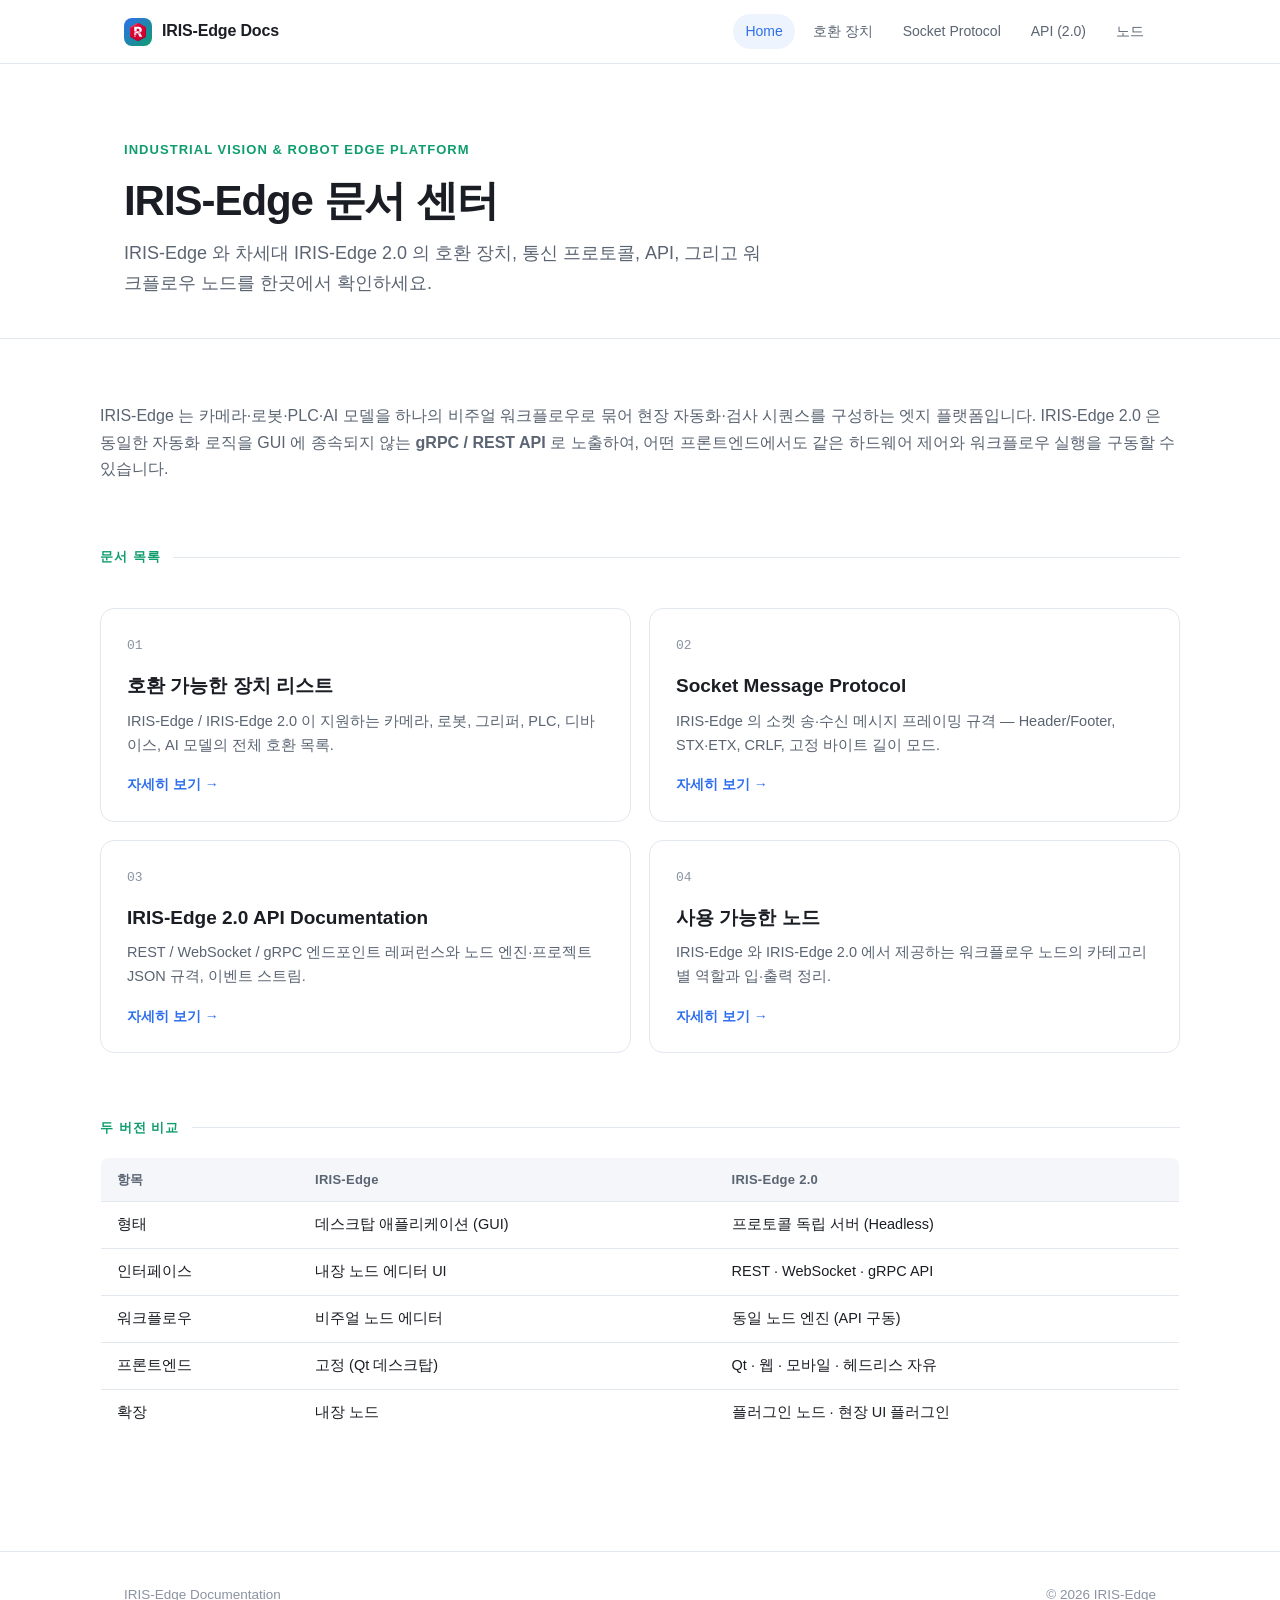
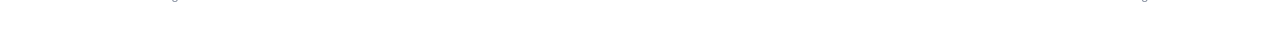
<file: index.html>
<!DOCTYPE html>
<html lang="ko">
<head>
<meta charset="UTF-8">
<meta name="viewport" content="width=device-width, initial-scale=1.0">
<title>IRIS-Edge Documentation</title>
<meta name="description" content="IRIS-Edge / IRIS-Edge 2.0 — 산업 자동화 비전·로봇 엣지 플랫폼 문서">
<link rel="stylesheet" href="assets/style.css">
</head>
<body>

<header class="topbar">
  <div class="topbar-inner">
    <a class="brand" href="index.html"><span class="logo"><img src="assets/logo.svg" alt="IRIS"></span> IRIS-Edge Docs</a>
    <nav class="nav">
      <a href="index.html" class="active">Home</a>
      <a href="devices.html">호환 장치</a>
      <a href="socket-protocol.html">Socket Protocol</a>
      <a href="api.html">API (2.0)</a>
      <a href="nodes.html">노드</a>
    </nav>
  </div>
</header>

<section class="hero">
  <div class="wrap">
    <span class="eyebrow">Industrial Vision &amp; Robot Edge Platform</span>
    <h1>IRIS-Edge 문서 센터</h1>
    <p>IRIS-Edge 와 차세대 IRIS-Edge 2.0 의 호환 장치, 통신 프로토콜, API, 그리고 워크플로우 노드를 한곳에서 확인하세요.</p>
  </div>
</section>

<main class="wrap page">

  <p class="lead">
    IRIS-Edge 는 카메라·로봇·PLC·AI 모델을 하나의 비주얼 워크플로우로 묶어
    현장 자동화·검사 시퀀스를 구성하는 엣지 플랫폼입니다.
    IRIS-Edge 2.0 은 동일한 자동화 로직을 GUI 에 종속되지 않는
    <strong>gRPC / REST API</strong> 로 노출하여, 어떤 프론트엔드에서도
    같은 하드웨어 제어와 워크플로우 실행을 구동할 수 있습니다.
  </p>

  <div class="kicker"><span>문서 목록</span><div class="line"></div></div>

  <div class="card-grid">

    <a class="card" href="devices.html">
      <div class="num">01</div>
      <h3>호환 가능한 장치 리스트</h3>
      <p>IRIS-Edge / IRIS-Edge 2.0 이 지원하는 카메라, 로봇, 그리퍼, PLC, 디바이스, AI 모델의 전체 호환 목록.</p>
      <div class="arrow">자세히 보기 →</div>
    </a>

    <a class="card" href="socket-protocol.html">
      <div class="num">02</div>
      <h3>Socket Message Protocol</h3>
      <p>IRIS-Edge 의 소켓 송·수신 메시지 프레이밍 규격 — Header/Footer, STX·ETX, CRLF, 고정 바이트 길이 모드.</p>
      <div class="arrow">자세히 보기 →</div>
    </a>

    <a class="card" href="api.html">
      <div class="num">03</div>
      <h3>IRIS-Edge 2.0 API Documentation</h3>
      <p>REST / WebSocket / gRPC 엔드포인트 레퍼런스와 노드 엔진·프로젝트 JSON 규격, 이벤트 스트림.</p>
      <div class="arrow">자세히 보기 →</div>
    </a>

    <a class="card" href="nodes.html">
      <div class="num">04</div>
      <h3>사용 가능한 노드</h3>
      <p>IRIS-Edge 와 IRIS-Edge 2.0 에서 제공하는 워크플로우 노드의 카테고리별 역할과 입·출력 정리.</p>
      <div class="arrow">자세히 보기 →</div>
    </a>

  </div>

  <div class="kicker"><span>두 버전 비교</span><div class="line"></div></div>

  <div class="table-wrap">
    <table>
      <thead>
        <tr><th>항목</th><th>IRIS-Edge</th><th>IRIS-Edge 2.0</th></tr>
      </thead>
      <tbody>
        <tr><td>형태</td><td>데스크탑 애플리케이션 (GUI)</td><td>프로토콜 독립 서버 (Headless)</td></tr>
        <tr><td>인터페이스</td><td>내장 노드 에디터 UI</td><td>REST · WebSocket · gRPC API</td></tr>
        <tr><td>워크플로우</td><td>비주얼 노드 에디터</td><td>동일 노드 엔진 (API 구동)</td></tr>
        <tr><td>프론트엔드</td><td>고정 (Qt 데스크탑)</td><td>Qt · 웹 · 모바일 · 헤드리스 자유</td></tr>
        <tr><td>확장</td><td>내장 노드</td><td>플러그인 노드 · 현장 UI 플러그인</td></tr>
      </tbody>
    </table>
  </div>

</main>

<footer class="footer">
  <div class="wrap">
    <span>IRIS-Edge Documentation</span>
    <span>© 2026 IRIS-Edge</span>
  </div>
</footer>

</body>
</html>
</file>
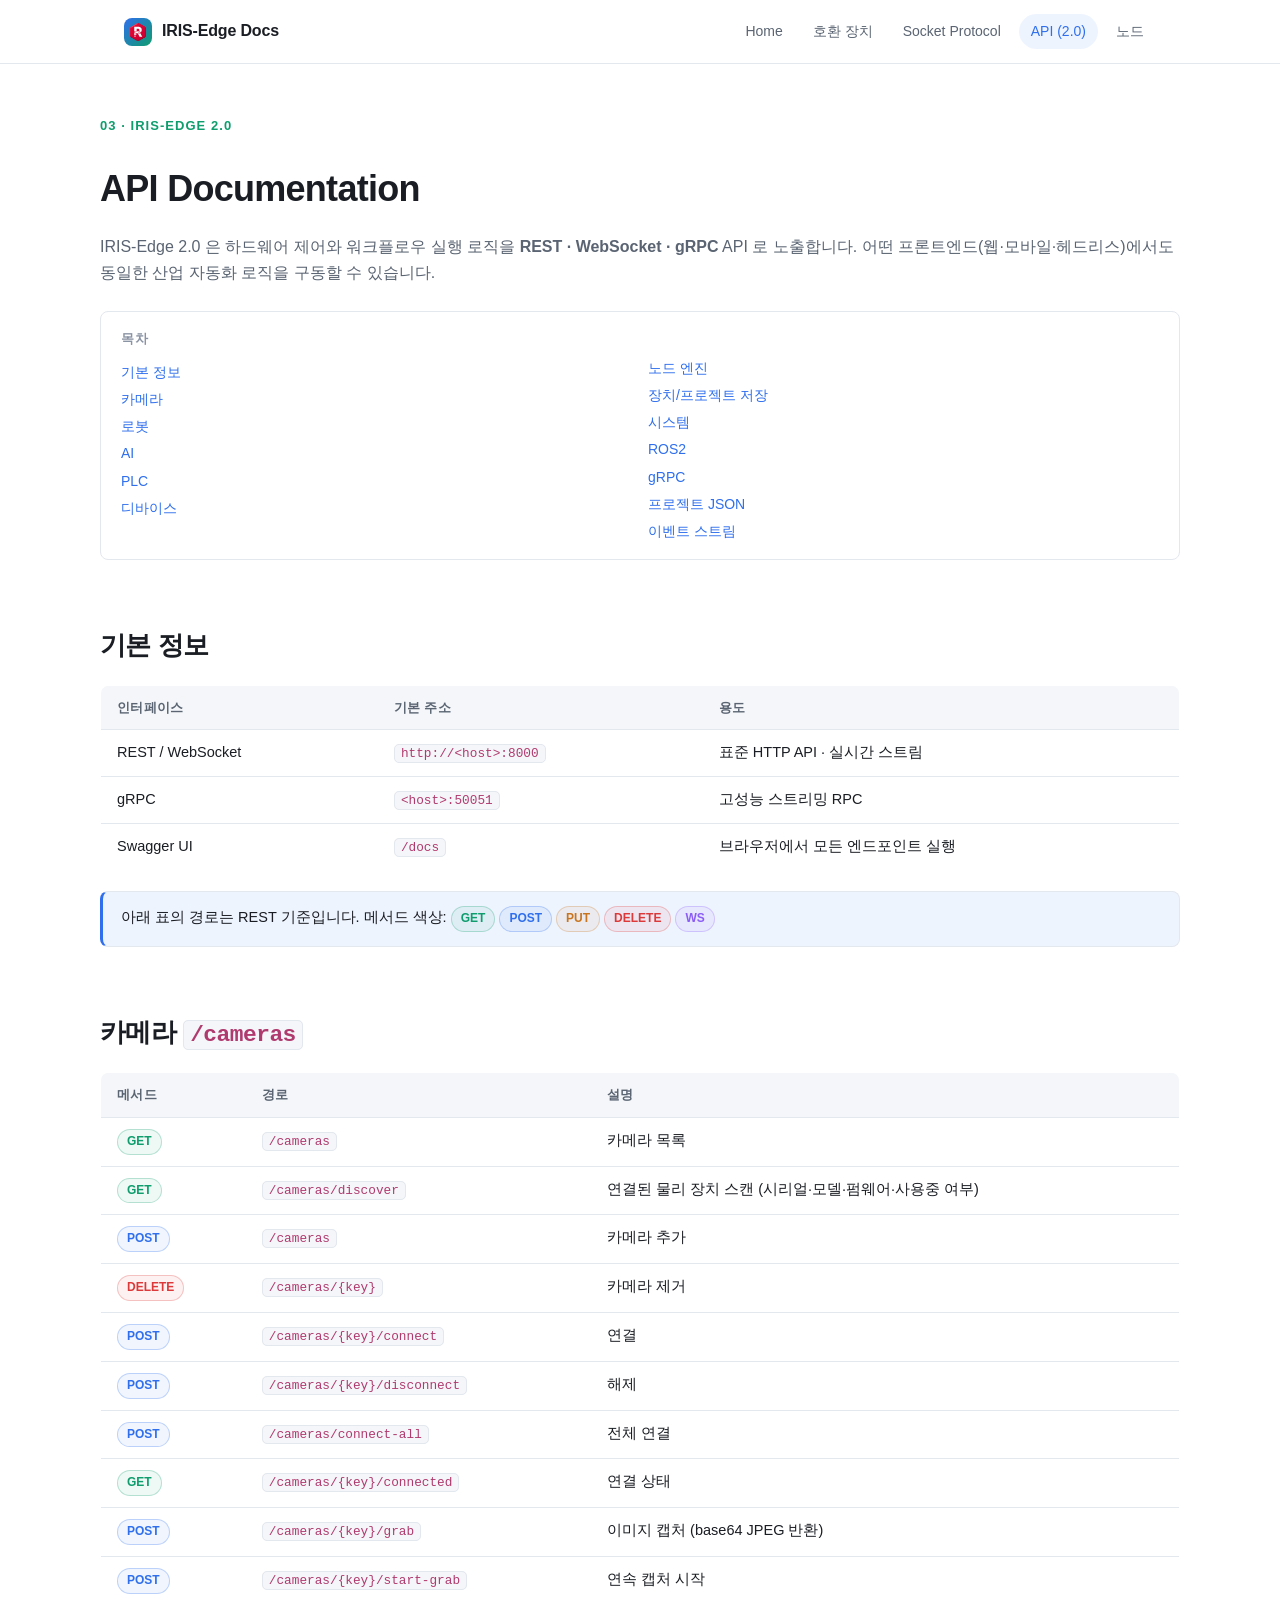
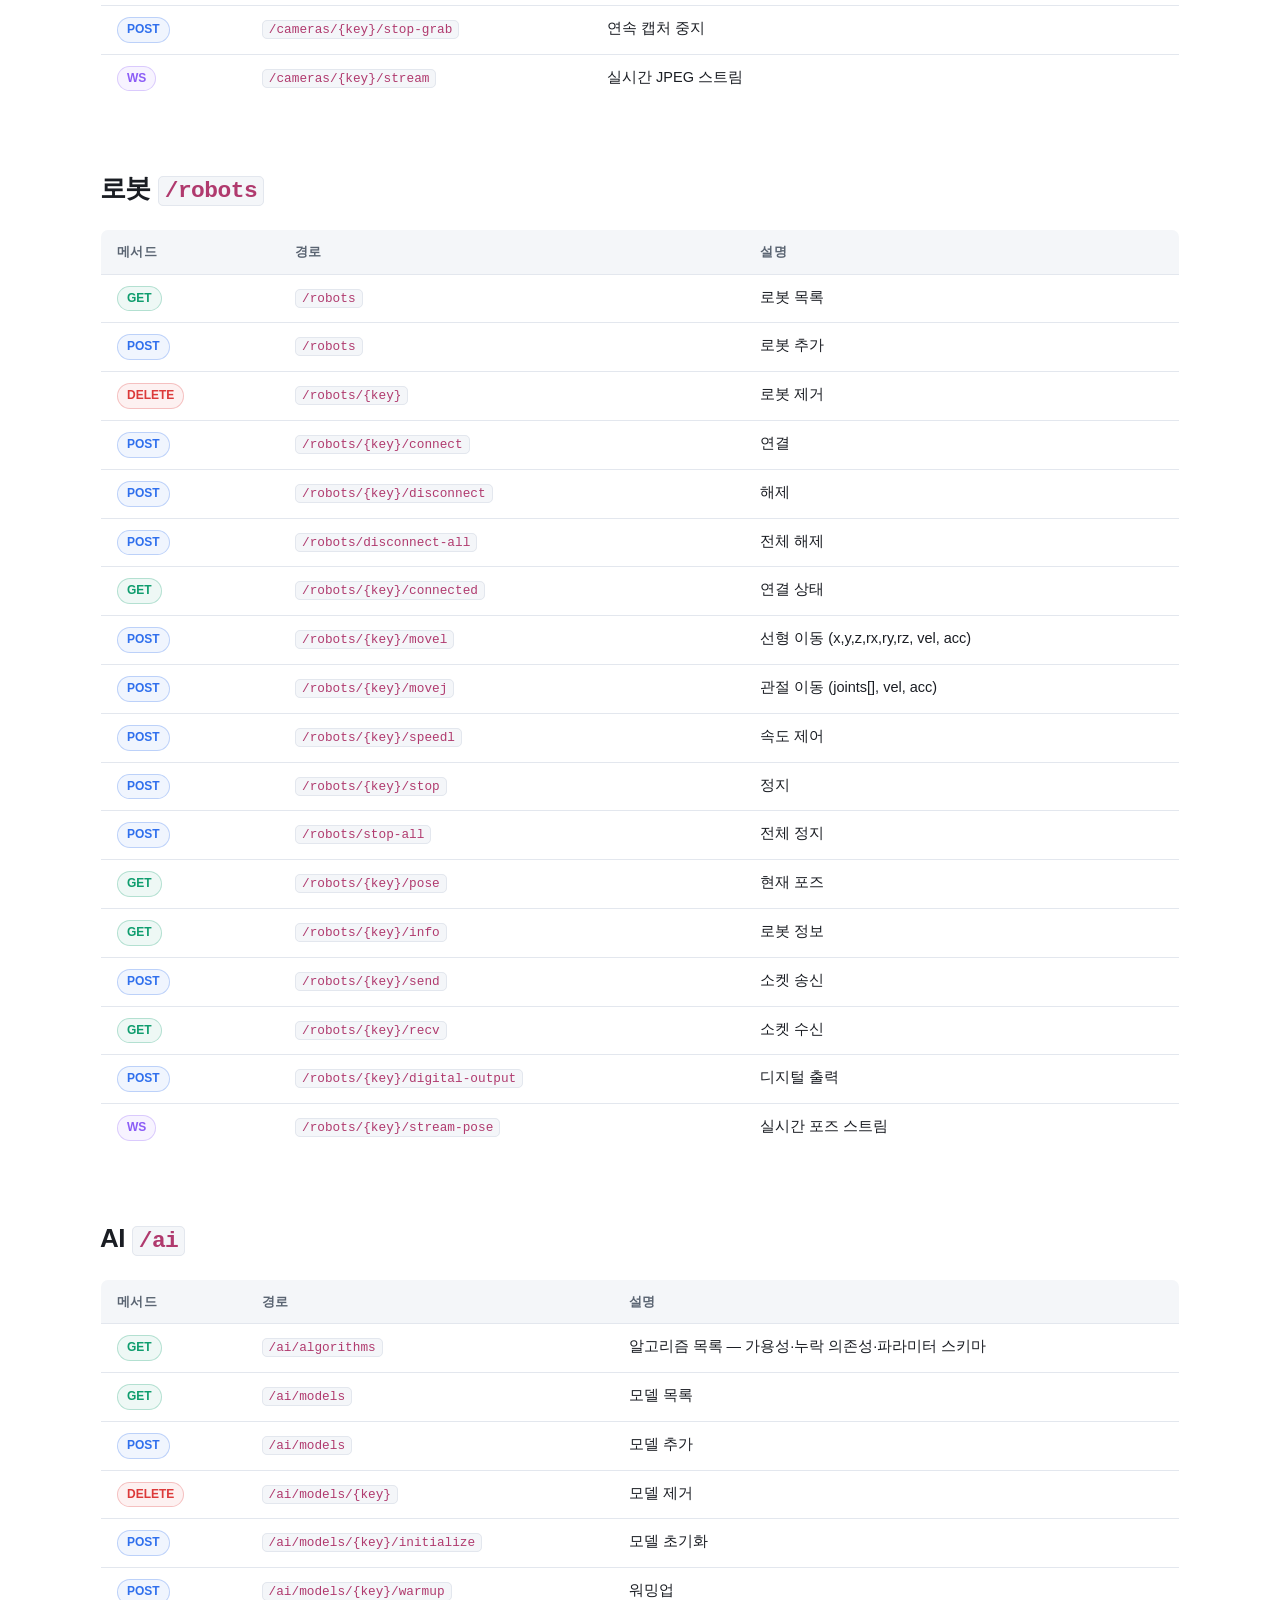
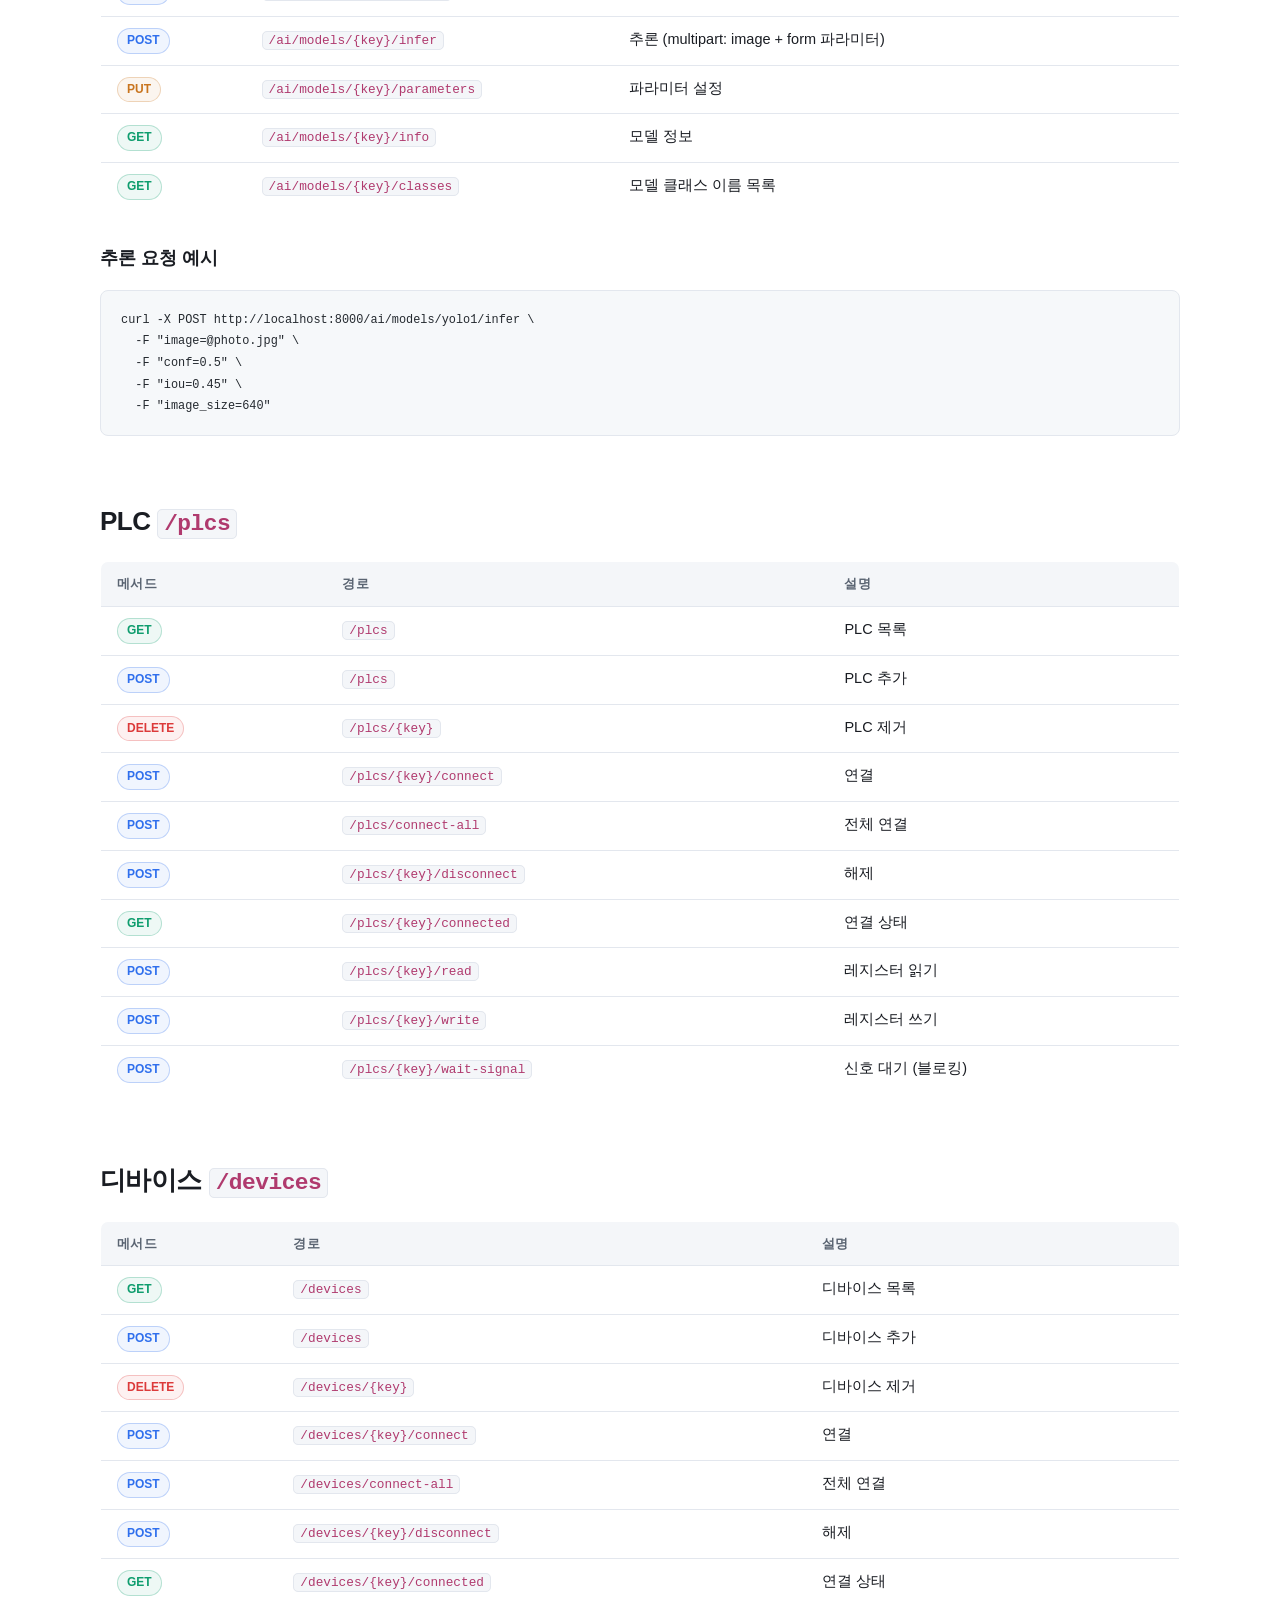
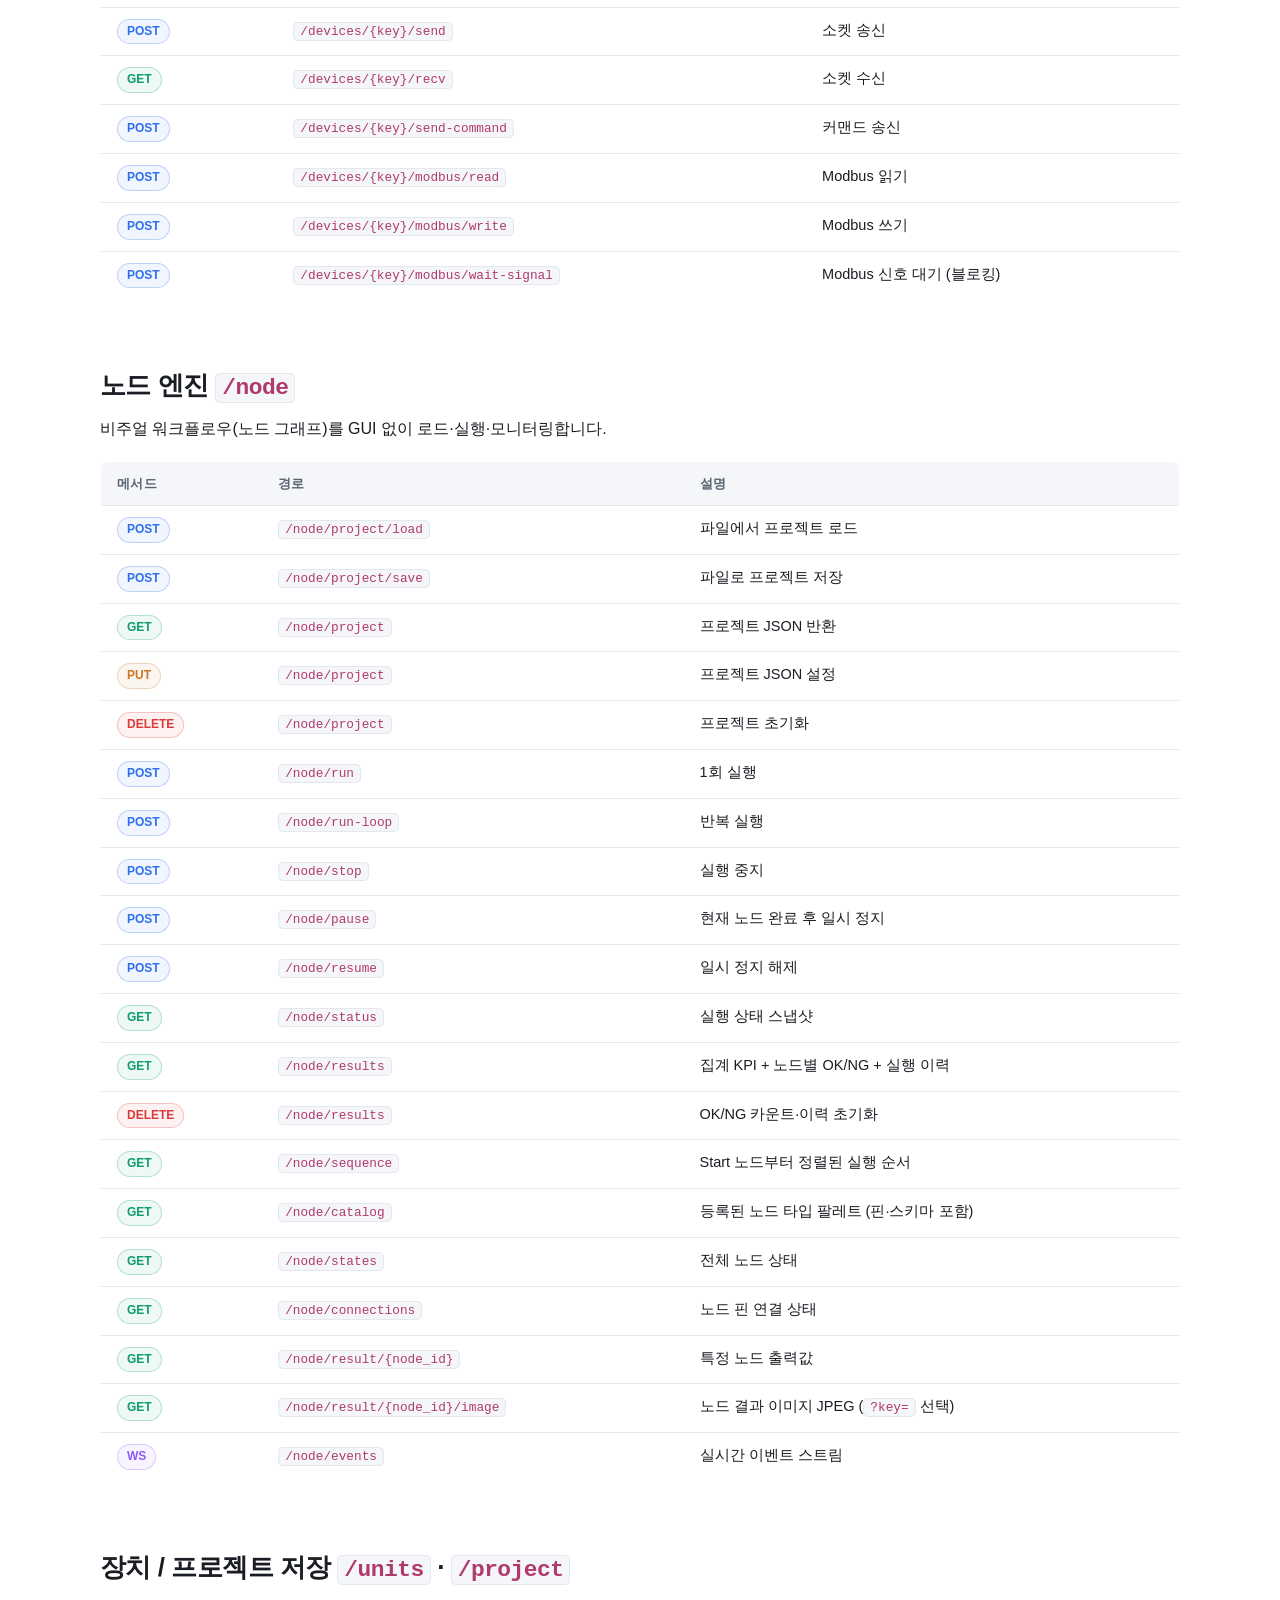
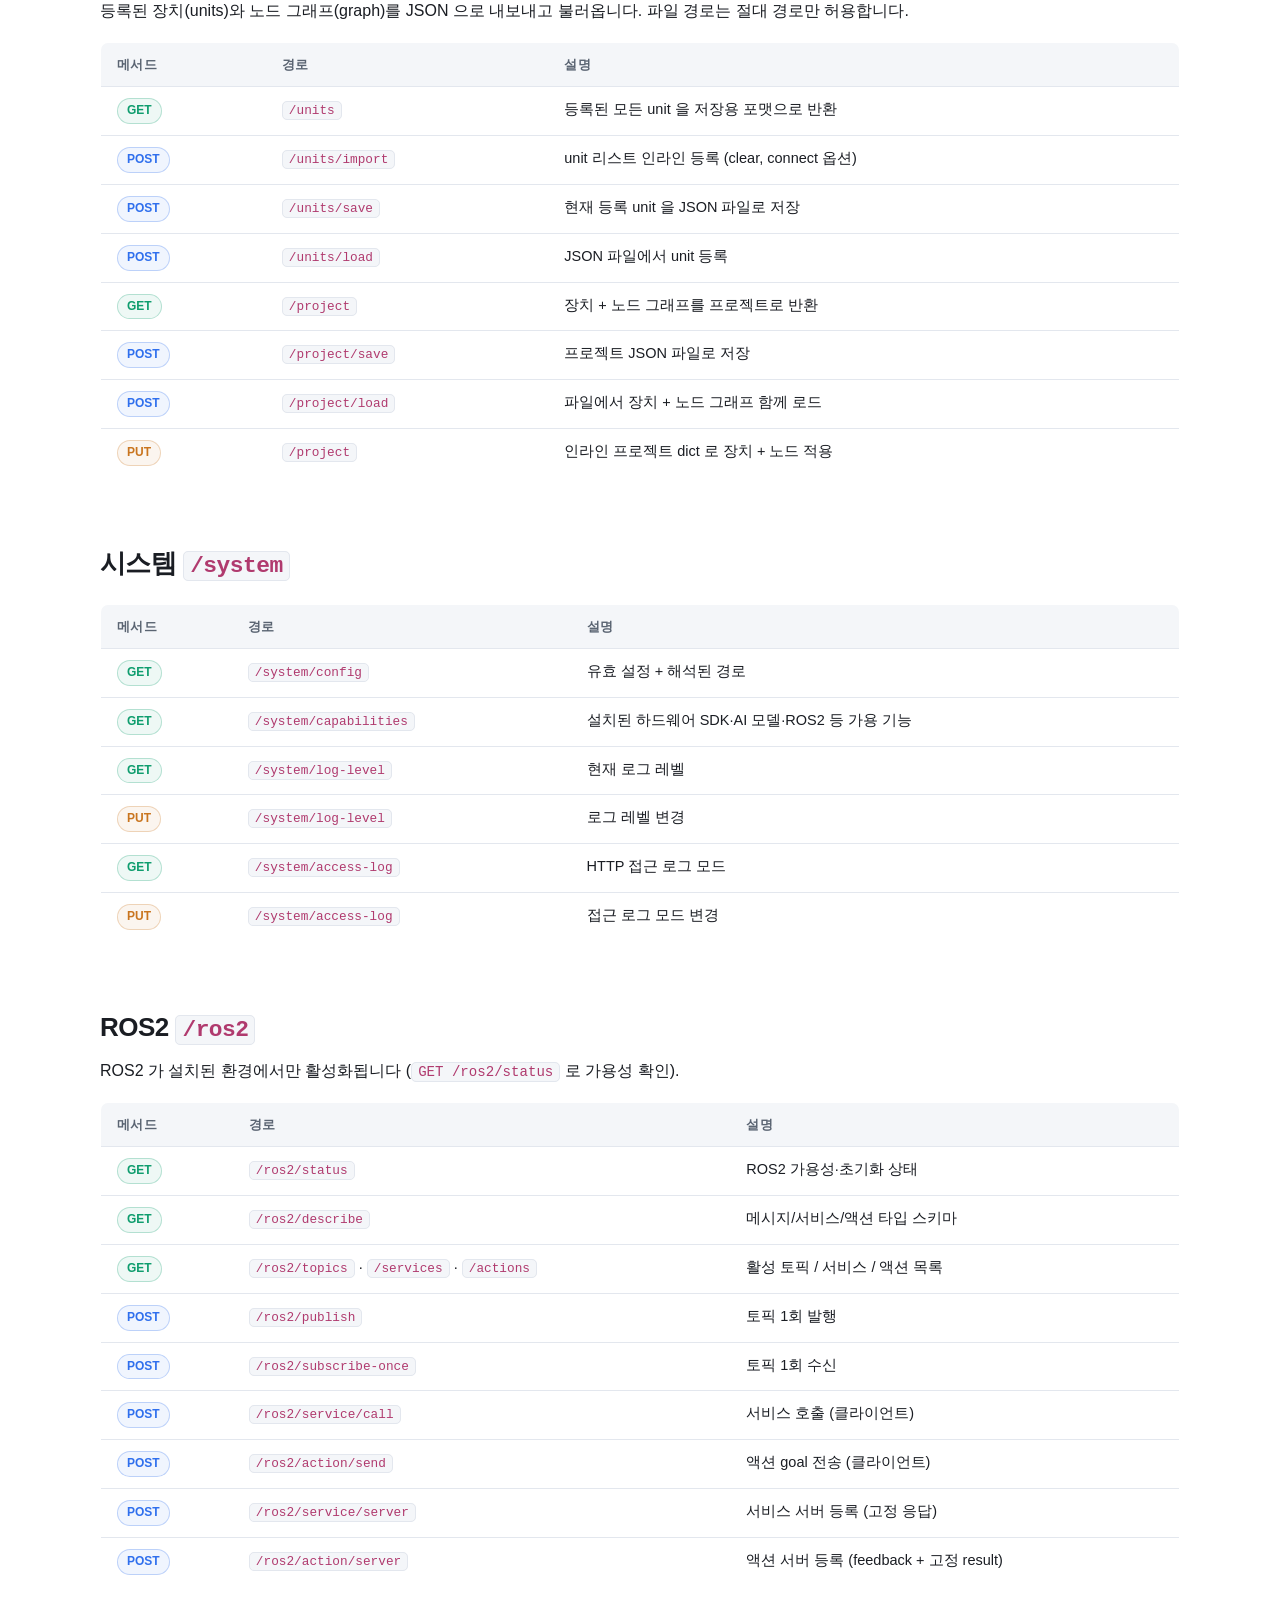
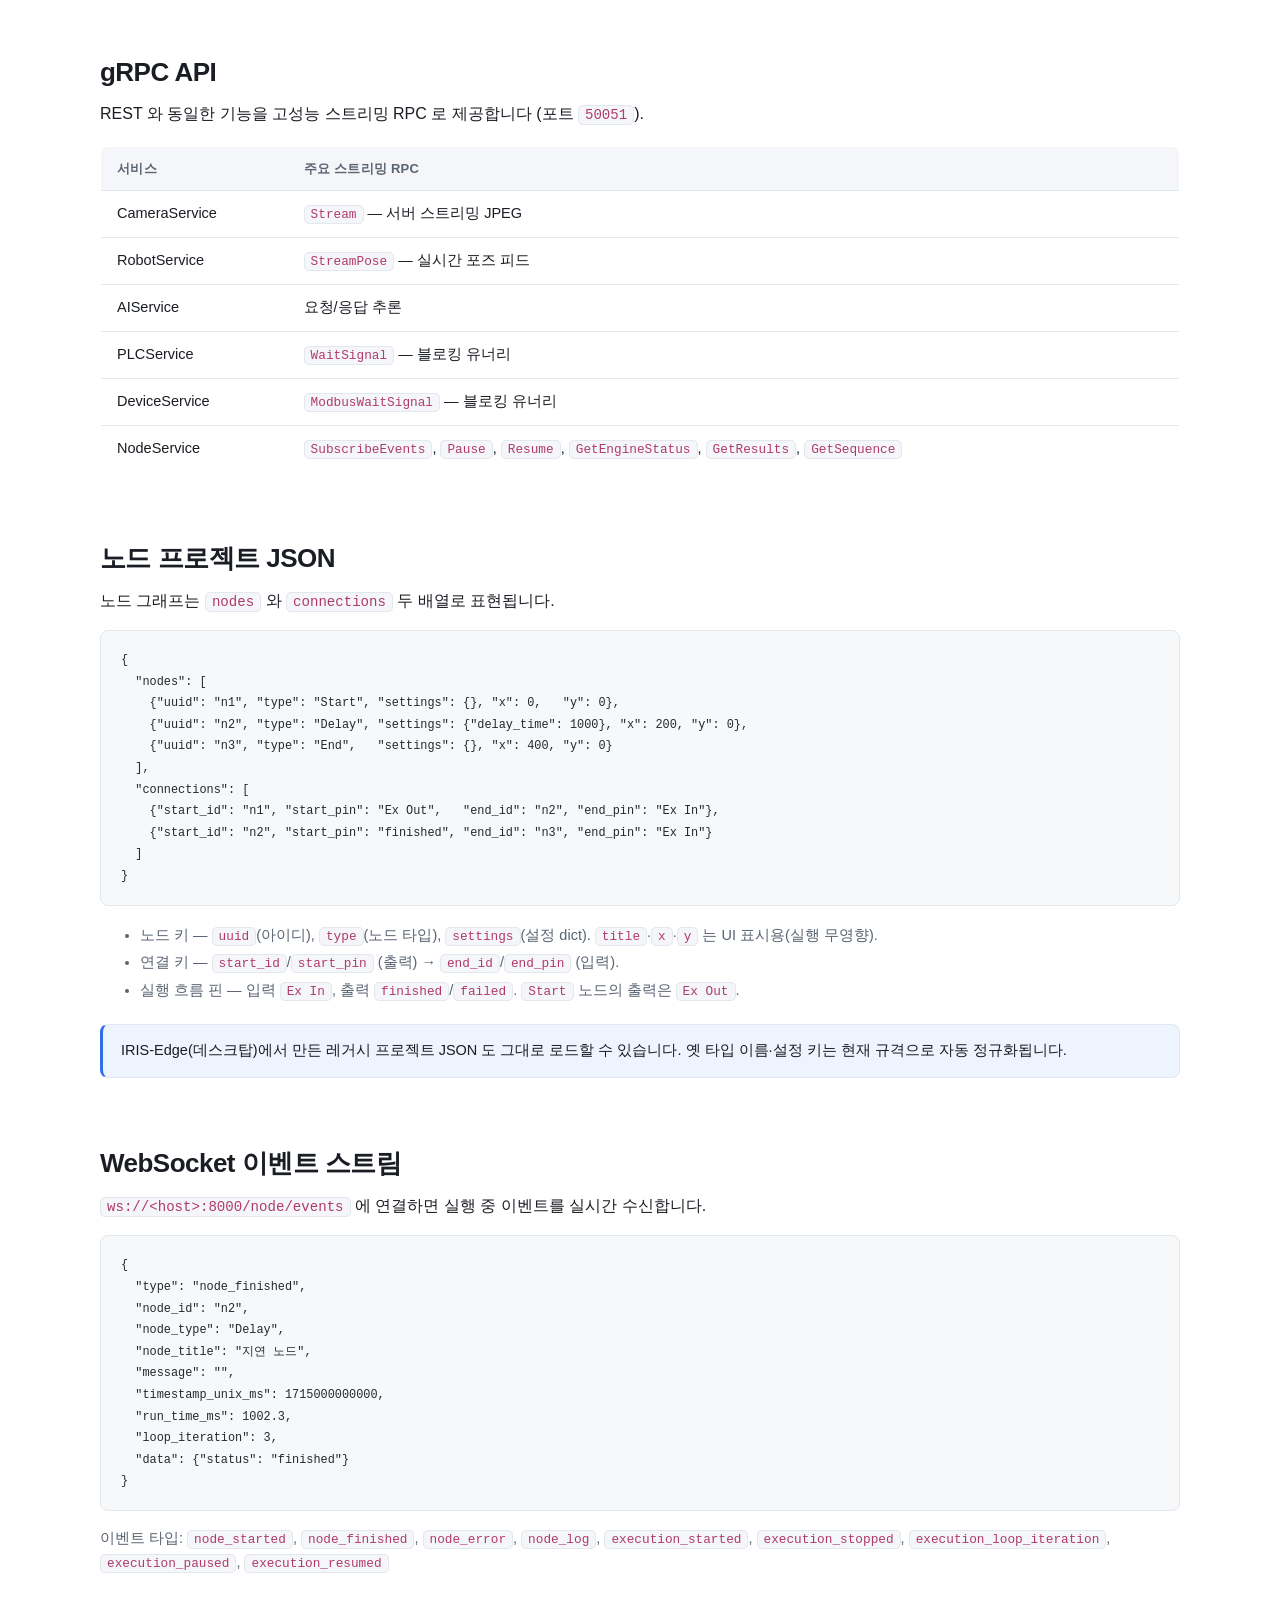
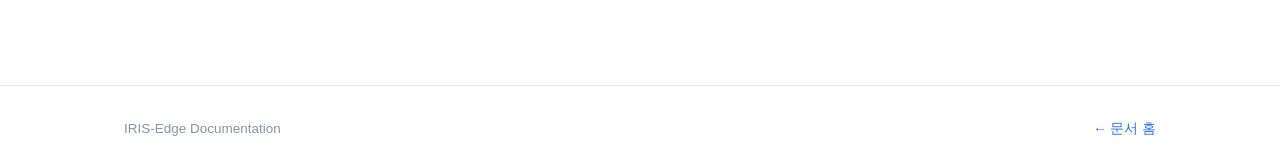
<file: api.html>
<!DOCTYPE html>
<html lang="ko">
<head>
<meta charset="UTF-8">
<meta name="viewport" content="width=device-width, initial-scale=1.0">
<title>IRIS-Edge 2.0 API · IRIS-Edge Docs</title>
<meta name="description" content="IRIS-Edge 2.0 REST / WebSocket / gRPC API 레퍼런스">
<link rel="stylesheet" href="assets/style.css">
</head>
<body>

<header class="topbar">
  <div class="topbar-inner">
    <a class="brand" href="index.html"><span class="logo"><img src="assets/logo.svg" alt="IRIS"></span> IRIS-Edge Docs</a>
    <nav class="nav">
      <a href="index.html">Home</a>
      <a href="devices.html">호환 장치</a>
      <a href="socket-protocol.html">Socket Protocol</a>
      <a href="api.html" class="active">API (2.0)</a>
      <a href="nodes.html">노드</a>
    </nav>
  </div>
</header>

<main class="wrap page">

  <span class="eyebrow">03 · IRIS-Edge 2.0</span>
  <h1 style="font-size:36px;letter-spacing:-0.02em;margin:6px 0 12px;">API Documentation</h1>
  <p class="lead">IRIS-Edge 2.0 은 하드웨어 제어와 워크플로우 실행 로직을
  <strong>REST · WebSocket · gRPC</strong> API 로 노출합니다.
  어떤 프론트엔드(웹·모바일·헤드리스)에서도 동일한 산업 자동화 로직을 구동할 수 있습니다.</p>

  <div class="toc">
    <strong>목차</strong>
    <ul>
      <li><a href="#base">기본 정보</a></li>
      <li><a href="#camera">카메라</a></li>
      <li><a href="#robot">로봇</a></li>
      <li><a href="#ai">AI</a></li>
      <li><a href="#plc">PLC</a></li>
      <li><a href="#device">디바이스</a></li>
      <li><a href="#node">노드 엔진</a></li>
      <li><a href="#units">장치/프로젝트 저장</a></li>
      <li><a href="#system">시스템</a></li>
      <li><a href="#ros2">ROS2</a></li>
      <li><a href="#grpc">gRPC</a></li>
      <li><a href="#projectjson">프로젝트 JSON</a></li>
      <li><a href="#events">이벤트 스트림</a></li>
    </ul>
  </div>

  <!-- ================= BASE ================= -->
  <h2 id="base">기본 정보</h2>
  <div class="table-wrap">
    <table>
      <thead><tr><th>인터페이스</th><th>기본 주소</th><th>용도</th></tr></thead>
      <tbody>
        <tr><td>REST / WebSocket</td><td><code>http://&lt;host&gt;:8000</code></td><td>표준 HTTP API · 실시간 스트림</td></tr>
        <tr><td>gRPC</td><td><code>&lt;host&gt;:50051</code></td><td>고성능 스트리밍 RPC</td></tr>
        <tr><td>Swagger UI</td><td><code>/docs</code></td><td>브라우저에서 모든 엔드포인트 실행</td></tr>
      </tbody>
    </table>
  </div>
  <div class="note">아래 표의 경로는 REST 기준입니다. 메서드 색상:
    <span class="pill get">GET</span>
    <span class="pill post">POST</span>
    <span class="pill put">PUT</span>
    <span class="pill delete">DELETE</span>
    <span class="pill ws">WS</span>
  </div>

  <!-- ================= CAMERA ================= -->
  <h2 id="camera">카메라 <code>/cameras</code></h2>
  <div class="table-wrap"><table>
    <thead><tr><th>메서드</th><th>경로</th><th>설명</th></tr></thead>
    <tbody>
      <tr><td><span class="pill get">GET</span></td><td><code>/cameras</code></td><td>카메라 목록</td></tr>
      <tr><td><span class="pill get">GET</span></td><td><code>/cameras/discover</code></td><td>연결된 물리 장치 스캔 (시리얼·모델·펌웨어·사용중 여부)</td></tr>
      <tr><td><span class="pill post">POST</span></td><td><code>/cameras</code></td><td>카메라 추가</td></tr>
      <tr><td><span class="pill delete">DELETE</span></td><td><code>/cameras/{key}</code></td><td>카메라 제거</td></tr>
      <tr><td><span class="pill post">POST</span></td><td><code>/cameras/{key}/connect</code></td><td>연결</td></tr>
      <tr><td><span class="pill post">POST</span></td><td><code>/cameras/{key}/disconnect</code></td><td>해제</td></tr>
      <tr><td><span class="pill post">POST</span></td><td><code>/cameras/connect-all</code></td><td>전체 연결</td></tr>
      <tr><td><span class="pill get">GET</span></td><td><code>/cameras/{key}/connected</code></td><td>연결 상태</td></tr>
      <tr><td><span class="pill post">POST</span></td><td><code>/cameras/{key}/grab</code></td><td>이미지 캡처 (base64 JPEG 반환)</td></tr>
      <tr><td><span class="pill post">POST</span></td><td><code>/cameras/{key}/start-grab</code></td><td>연속 캡처 시작</td></tr>
      <tr><td><span class="pill post">POST</span></td><td><code>/cameras/{key}/stop-grab</code></td><td>연속 캡처 중지</td></tr>
      <tr><td><span class="pill ws">WS</span></td><td><code>/cameras/{key}/stream</code></td><td>실시간 JPEG 스트림</td></tr>
    </tbody>
  </table></div>

  <!-- ================= ROBOT ================= -->
  <h2 id="robot">로봇 <code>/robots</code></h2>
  <div class="table-wrap"><table>
    <thead><tr><th>메서드</th><th>경로</th><th>설명</th></tr></thead>
    <tbody>
      <tr><td><span class="pill get">GET</span></td><td><code>/robots</code></td><td>로봇 목록</td></tr>
      <tr><td><span class="pill post">POST</span></td><td><code>/robots</code></td><td>로봇 추가</td></tr>
      <tr><td><span class="pill delete">DELETE</span></td><td><code>/robots/{key}</code></td><td>로봇 제거</td></tr>
      <tr><td><span class="pill post">POST</span></td><td><code>/robots/{key}/connect</code></td><td>연결</td></tr>
      <tr><td><span class="pill post">POST</span></td><td><code>/robots/{key}/disconnect</code></td><td>해제</td></tr>
      <tr><td><span class="pill post">POST</span></td><td><code>/robots/disconnect-all</code></td><td>전체 해제</td></tr>
      <tr><td><span class="pill get">GET</span></td><td><code>/robots/{key}/connected</code></td><td>연결 상태</td></tr>
      <tr><td><span class="pill post">POST</span></td><td><code>/robots/{key}/movel</code></td><td>선형 이동 (x,y,z,rx,ry,rz, vel, acc)</td></tr>
      <tr><td><span class="pill post">POST</span></td><td><code>/robots/{key}/movej</code></td><td>관절 이동 (joints[], vel, acc)</td></tr>
      <tr><td><span class="pill post">POST</span></td><td><code>/robots/{key}/speedl</code></td><td>속도 제어</td></tr>
      <tr><td><span class="pill post">POST</span></td><td><code>/robots/{key}/stop</code></td><td>정지</td></tr>
      <tr><td><span class="pill post">POST</span></td><td><code>/robots/stop-all</code></td><td>전체 정지</td></tr>
      <tr><td><span class="pill get">GET</span></td><td><code>/robots/{key}/pose</code></td><td>현재 포즈</td></tr>
      <tr><td><span class="pill get">GET</span></td><td><code>/robots/{key}/info</code></td><td>로봇 정보</td></tr>
      <tr><td><span class="pill post">POST</span></td><td><code>/robots/{key}/send</code></td><td>소켓 송신</td></tr>
      <tr><td><span class="pill get">GET</span></td><td><code>/robots/{key}/recv</code></td><td>소켓 수신</td></tr>
      <tr><td><span class="pill post">POST</span></td><td><code>/robots/{key}/digital-output</code></td><td>디지털 출력</td></tr>
      <tr><td><span class="pill ws">WS</span></td><td><code>/robots/{key}/stream-pose</code></td><td>실시간 포즈 스트림</td></tr>
    </tbody>
  </table></div>

  <!-- ================= AI ================= -->
  <h2 id="ai">AI <code>/ai</code></h2>
  <div class="table-wrap"><table>
    <thead><tr><th>메서드</th><th>경로</th><th>설명</th></tr></thead>
    <tbody>
      <tr><td><span class="pill get">GET</span></td><td><code>/ai/algorithms</code></td><td>알고리즘 목록 — 가용성·누락 의존성·파라미터 스키마</td></tr>
      <tr><td><span class="pill get">GET</span></td><td><code>/ai/models</code></td><td>모델 목록</td></tr>
      <tr><td><span class="pill post">POST</span></td><td><code>/ai/models</code></td><td>모델 추가</td></tr>
      <tr><td><span class="pill delete">DELETE</span></td><td><code>/ai/models/{key}</code></td><td>모델 제거</td></tr>
      <tr><td><span class="pill post">POST</span></td><td><code>/ai/models/{key}/initialize</code></td><td>모델 초기화</td></tr>
      <tr><td><span class="pill post">POST</span></td><td><code>/ai/models/{key}/warmup</code></td><td>워밍업</td></tr>
      <tr><td><span class="pill post">POST</span></td><td><code>/ai/models/{key}/infer</code></td><td>추론 (multipart: image + form 파라미터)</td></tr>
      <tr><td><span class="pill put">PUT</span></td><td><code>/ai/models/{key}/parameters</code></td><td>파라미터 설정</td></tr>
      <tr><td><span class="pill get">GET</span></td><td><code>/ai/models/{key}/info</code></td><td>모델 정보</td></tr>
      <tr><td><span class="pill get">GET</span></td><td><code>/ai/models/{key}/classes</code></td><td>모델 클래스 이름 목록</td></tr>
    </tbody>
  </table></div>

  <h3>추론 요청 예시</h3>
  <pre><code>curl -X POST http://localhost:8000/ai/models/yolo1/infer \
  -F "image=@photo.jpg" \
  -F "conf=0.5" \
  -F "iou=0.45" \
  -F "image_size=640"</code></pre>

  <!-- ================= PLC ================= -->
  <h2 id="plc">PLC <code>/plcs</code></h2>
  <div class="table-wrap"><table>
    <thead><tr><th>메서드</th><th>경로</th><th>설명</th></tr></thead>
    <tbody>
      <tr><td><span class="pill get">GET</span></td><td><code>/plcs</code></td><td>PLC 목록</td></tr>
      <tr><td><span class="pill post">POST</span></td><td><code>/plcs</code></td><td>PLC 추가</td></tr>
      <tr><td><span class="pill delete">DELETE</span></td><td><code>/plcs/{key}</code></td><td>PLC 제거</td></tr>
      <tr><td><span class="pill post">POST</span></td><td><code>/plcs/{key}/connect</code></td><td>연결</td></tr>
      <tr><td><span class="pill post">POST</span></td><td><code>/plcs/connect-all</code></td><td>전체 연결</td></tr>
      <tr><td><span class="pill post">POST</span></td><td><code>/plcs/{key}/disconnect</code></td><td>해제</td></tr>
      <tr><td><span class="pill get">GET</span></td><td><code>/plcs/{key}/connected</code></td><td>연결 상태</td></tr>
      <tr><td><span class="pill post">POST</span></td><td><code>/plcs/{key}/read</code></td><td>레지스터 읽기</td></tr>
      <tr><td><span class="pill post">POST</span></td><td><code>/plcs/{key}/write</code></td><td>레지스터 쓰기</td></tr>
      <tr><td><span class="pill post">POST</span></td><td><code>/plcs/{key}/wait-signal</code></td><td>신호 대기 (블로킹)</td></tr>
    </tbody>
  </table></div>

  <!-- ================= DEVICE ================= -->
  <h2 id="device">디바이스 <code>/devices</code></h2>
  <div class="table-wrap"><table>
    <thead><tr><th>메서드</th><th>경로</th><th>설명</th></tr></thead>
    <tbody>
      <tr><td><span class="pill get">GET</span></td><td><code>/devices</code></td><td>디바이스 목록</td></tr>
      <tr><td><span class="pill post">POST</span></td><td><code>/devices</code></td><td>디바이스 추가</td></tr>
      <tr><td><span class="pill delete">DELETE</span></td><td><code>/devices/{key}</code></td><td>디바이스 제거</td></tr>
      <tr><td><span class="pill post">POST</span></td><td><code>/devices/{key}/connect</code></td><td>연결</td></tr>
      <tr><td><span class="pill post">POST</span></td><td><code>/devices/connect-all</code></td><td>전체 연결</td></tr>
      <tr><td><span class="pill post">POST</span></td><td><code>/devices/{key}/disconnect</code></td><td>해제</td></tr>
      <tr><td><span class="pill get">GET</span></td><td><code>/devices/{key}/connected</code></td><td>연결 상태</td></tr>
      <tr><td><span class="pill post">POST</span></td><td><code>/devices/{key}/send</code></td><td>소켓 송신</td></tr>
      <tr><td><span class="pill get">GET</span></td><td><code>/devices/{key}/recv</code></td><td>소켓 수신</td></tr>
      <tr><td><span class="pill post">POST</span></td><td><code>/devices/{key}/send-command</code></td><td>커맨드 송신</td></tr>
      <tr><td><span class="pill post">POST</span></td><td><code>/devices/{key}/modbus/read</code></td><td>Modbus 읽기</td></tr>
      <tr><td><span class="pill post">POST</span></td><td><code>/devices/{key}/modbus/write</code></td><td>Modbus 쓰기</td></tr>
      <tr><td><span class="pill post">POST</span></td><td><code>/devices/{key}/modbus/wait-signal</code></td><td>Modbus 신호 대기 (블로킹)</td></tr>
    </tbody>
  </table></div>

  <!-- ================= NODE ================= -->
  <h2 id="node">노드 엔진 <code>/node</code></h2>
  <p>비주얼 워크플로우(노드 그래프)를 GUI 없이 로드·실행·모니터링합니다.</p>
  <div class="table-wrap"><table>
    <thead><tr><th>메서드</th><th>경로</th><th>설명</th></tr></thead>
    <tbody>
      <tr><td><span class="pill post">POST</span></td><td><code>/node/project/load</code></td><td>파일에서 프로젝트 로드</td></tr>
      <tr><td><span class="pill post">POST</span></td><td><code>/node/project/save</code></td><td>파일로 프로젝트 저장</td></tr>
      <tr><td><span class="pill get">GET</span></td><td><code>/node/project</code></td><td>프로젝트 JSON 반환</td></tr>
      <tr><td><span class="pill put">PUT</span></td><td><code>/node/project</code></td><td>프로젝트 JSON 설정</td></tr>
      <tr><td><span class="pill delete">DELETE</span></td><td><code>/node/project</code></td><td>프로젝트 초기화</td></tr>
      <tr><td><span class="pill post">POST</span></td><td><code>/node/run</code></td><td>1회 실행</td></tr>
      <tr><td><span class="pill post">POST</span></td><td><code>/node/run-loop</code></td><td>반복 실행</td></tr>
      <tr><td><span class="pill post">POST</span></td><td><code>/node/stop</code></td><td>실행 중지</td></tr>
      <tr><td><span class="pill post">POST</span></td><td><code>/node/pause</code></td><td>현재 노드 완료 후 일시 정지</td></tr>
      <tr><td><span class="pill post">POST</span></td><td><code>/node/resume</code></td><td>일시 정지 해제</td></tr>
      <tr><td><span class="pill get">GET</span></td><td><code>/node/status</code></td><td>실행 상태 스냅샷</td></tr>
      <tr><td><span class="pill get">GET</span></td><td><code>/node/results</code></td><td>집계 KPI + 노드별 OK/NG + 실행 이력</td></tr>
      <tr><td><span class="pill delete">DELETE</span></td><td><code>/node/results</code></td><td>OK/NG 카운트·이력 초기화</td></tr>
      <tr><td><span class="pill get">GET</span></td><td><code>/node/sequence</code></td><td>Start 노드부터 정렬된 실행 순서</td></tr>
      <tr><td><span class="pill get">GET</span></td><td><code>/node/catalog</code></td><td>등록된 노드 타입 팔레트 (핀·스키마 포함)</td></tr>
      <tr><td><span class="pill get">GET</span></td><td><code>/node/states</code></td><td>전체 노드 상태</td></tr>
      <tr><td><span class="pill get">GET</span></td><td><code>/node/connections</code></td><td>노드 핀 연결 상태</td></tr>
      <tr><td><span class="pill get">GET</span></td><td><code>/node/result/{node_id}</code></td><td>특정 노드 출력값</td></tr>
      <tr><td><span class="pill get">GET</span></td><td><code>/node/result/{node_id}/image</code></td><td>노드 결과 이미지 JPEG (<code>?key=</code> 선택)</td></tr>
      <tr><td><span class="pill ws">WS</span></td><td><code>/node/events</code></td><td>실시간 이벤트 스트림</td></tr>
    </tbody>
  </table></div>

  <!-- ================= UNITS ================= -->
  <h2 id="units">장치 / 프로젝트 저장 <code>/units</code> · <code>/project</code></h2>
  <p>등록된 장치(units)와 노드 그래프(graph)를 JSON 으로 내보내고 불러옵니다. 파일 경로는 절대 경로만 허용합니다.</p>
  <div class="table-wrap"><table>
    <thead><tr><th>메서드</th><th>경로</th><th>설명</th></tr></thead>
    <tbody>
      <tr><td><span class="pill get">GET</span></td><td><code>/units</code></td><td>등록된 모든 unit 을 저장용 포맷으로 반환</td></tr>
      <tr><td><span class="pill post">POST</span></td><td><code>/units/import</code></td><td>unit 리스트 인라인 등록 (clear, connect 옵션)</td></tr>
      <tr><td><span class="pill post">POST</span></td><td><code>/units/save</code></td><td>현재 등록 unit 을 JSON 파일로 저장</td></tr>
      <tr><td><span class="pill post">POST</span></td><td><code>/units/load</code></td><td>JSON 파일에서 unit 등록</td></tr>
      <tr><td><span class="pill get">GET</span></td><td><code>/project</code></td><td>장치 + 노드 그래프를 프로젝트로 반환</td></tr>
      <tr><td><span class="pill post">POST</span></td><td><code>/project/save</code></td><td>프로젝트 JSON 파일로 저장</td></tr>
      <tr><td><span class="pill post">POST</span></td><td><code>/project/load</code></td><td>파일에서 장치 + 노드 그래프 함께 로드</td></tr>
      <tr><td><span class="pill put">PUT</span></td><td><code>/project</code></td><td>인라인 프로젝트 dict 로 장치 + 노드 적용</td></tr>
    </tbody>
  </table></div>

  <!-- ================= SYSTEM ================= -->
  <h2 id="system">시스템 <code>/system</code></h2>
  <div class="table-wrap"><table>
    <thead><tr><th>메서드</th><th>경로</th><th>설명</th></tr></thead>
    <tbody>
      <tr><td><span class="pill get">GET</span></td><td><code>/system/config</code></td><td>유효 설정 + 해석된 경로</td></tr>
      <tr><td><span class="pill get">GET</span></td><td><code>/system/capabilities</code></td><td>설치된 하드웨어 SDK·AI 모델·ROS2 등 가용 기능</td></tr>
      <tr><td><span class="pill get">GET</span></td><td><code>/system/log-level</code></td><td>현재 로그 레벨</td></tr>
      <tr><td><span class="pill put">PUT</span></td><td><code>/system/log-level</code></td><td>로그 레벨 변경</td></tr>
      <tr><td><span class="pill get">GET</span></td><td><code>/system/access-log</code></td><td>HTTP 접근 로그 모드</td></tr>
      <tr><td><span class="pill put">PUT</span></td><td><code>/system/access-log</code></td><td>접근 로그 모드 변경</td></tr>
    </tbody>
  </table></div>

  <!-- ================= ROS2 ================= -->
  <h2 id="ros2">ROS2 <code>/ros2</code></h2>
  <p>ROS2 가 설치된 환경에서만 활성화됩니다 (<code>GET /ros2/status</code> 로 가용성 확인).</p>
  <div class="table-wrap"><table>
    <thead><tr><th>메서드</th><th>경로</th><th>설명</th></tr></thead>
    <tbody>
      <tr><td><span class="pill get">GET</span></td><td><code>/ros2/status</code></td><td>ROS2 가용성·초기화 상태</td></tr>
      <tr><td><span class="pill get">GET</span></td><td><code>/ros2/describe</code></td><td>메시지/서비스/액션 타입 스키마</td></tr>
      <tr><td><span class="pill get">GET</span></td><td><code>/ros2/topics</code> · <code>/services</code> · <code>/actions</code></td><td>활성 토픽 / 서비스 / 액션 목록</td></tr>
      <tr><td><span class="pill post">POST</span></td><td><code>/ros2/publish</code></td><td>토픽 1회 발행</td></tr>
      <tr><td><span class="pill post">POST</span></td><td><code>/ros2/subscribe-once</code></td><td>토픽 1회 수신</td></tr>
      <tr><td><span class="pill post">POST</span></td><td><code>/ros2/service/call</code></td><td>서비스 호출 (클라이언트)</td></tr>
      <tr><td><span class="pill post">POST</span></td><td><code>/ros2/action/send</code></td><td>액션 goal 전송 (클라이언트)</td></tr>
      <tr><td><span class="pill post">POST</span></td><td><code>/ros2/service/server</code></td><td>서비스 서버 등록 (고정 응답)</td></tr>
      <tr><td><span class="pill post">POST</span></td><td><code>/ros2/action/server</code></td><td>액션 서버 등록 (feedback + 고정 result)</td></tr>
    </tbody>
  </table></div>

  <!-- ================= GRPC ================= -->
  <h2 id="grpc">gRPC API</h2>
  <p>REST 와 동일한 기능을 고성능 스트리밍 RPC 로 제공합니다 (포트 <code>50051</code>).</p>
  <div class="table-wrap"><table>
    <thead><tr><th>서비스</th><th>주요 스트리밍 RPC</th></tr></thead>
    <tbody>
      <tr><td>CameraService</td><td><code>Stream</code> — 서버 스트리밍 JPEG</td></tr>
      <tr><td>RobotService</td><td><code>StreamPose</code> — 실시간 포즈 피드</td></tr>
      <tr><td>AIService</td><td>요청/응답 추론</td></tr>
      <tr><td>PLCService</td><td><code>WaitSignal</code> — 블로킹 유너리</td></tr>
      <tr><td>DeviceService</td><td><code>ModbusWaitSignal</code> — 블로킹 유너리</td></tr>
      <tr><td>NodeService</td><td><code>SubscribeEvents</code>, <code>Pause</code>, <code>Resume</code>, <code>GetEngineStatus</code>, <code>GetResults</code>, <code>GetSequence</code></td></tr>
    </tbody>
  </table></div>

  <!-- ================= PROJECT JSON ================= -->
  <h2 id="projectjson">노드 프로젝트 JSON</h2>
  <p>노드 그래프는 <code>nodes</code> 와 <code>connections</code> 두 배열로 표현됩니다.</p>
  <pre><code>{
  "nodes": [
    {"uuid": "n1", "type": "Start", "settings": {}, "x": 0,   "y": 0},
    {"uuid": "n2", "type": "Delay", "settings": {"delay_time": 1000}, "x": 200, "y": 0},
    {"uuid": "n3", "type": "End",   "settings": {}, "x": 400, "y": 0}
  ],
  "connections": [
    {"start_id": "n1", "start_pin": "Ex Out",   "end_id": "n2", "end_pin": "Ex In"},
    {"start_id": "n2", "start_pin": "finished", "end_id": "n3", "end_pin": "Ex In"}
  ]
}</code></pre>
  <ul style="color:var(--text-dim);font-size:14.5px;line-height:1.9;">
    <li>노드 키 — <code>uuid</code>(아이디), <code>type</code>(노드 타입), <code>settings</code>(설정 dict). <code>title</code>·<code>x</code>·<code>y</code> 는 UI 표시용(실행 무영향).</li>
    <li>연결 키 — <code>start_id</code>/<code>start_pin</code> (출력) → <code>end_id</code>/<code>end_pin</code> (입력).</li>
    <li>실행 흐름 핀 — 입력 <code>Ex In</code>, 출력 <code>finished</code>/<code>failed</code>. <code>Start</code> 노드의 출력은 <code>Ex Out</code>.</li>
  </ul>
  <div class="note">IRIS-Edge(데스크탑)에서 만든 레거시 프로젝트 JSON 도 그대로 로드할 수 있습니다.
  옛 타입 이름·설정 키는 현재 규격으로 자동 정규화됩니다.</div>

  <!-- ================= EVENTS ================= -->
  <h2 id="events">WebSocket 이벤트 스트림</h2>
  <p><code>ws://&lt;host&gt;:8000/node/events</code> 에 연결하면 실행 중 이벤트를 실시간 수신합니다.</p>
  <pre><code>{
  "type": "node_finished",
  "node_id": "n2",
  "node_type": "Delay",
  "node_title": "지연 노드",
  "message": "",
  "timestamp_unix_ms": 1715000000000,
  "run_time_ms": 1002.3,
  "loop_iteration": 3,
  "data": {"status": "finished"}
}</code></pre>
  <p style="font-size:14.5px;color:var(--text-dim);">이벤트 타입:
    <code>node_started</code>, <code>node_finished</code>, <code>node_error</code>, <code>node_log</code>,
    <code>execution_started</code>, <code>execution_stopped</code>, <code>execution_loop_iteration</code>,
    <code>execution_paused</code>, <code>execution_resumed</code>
  </p>

</main>

<footer class="footer">
  <div class="wrap">
    <span>IRIS-Edge Documentation</span>
    <span><a href="index.html">← 문서 홈</a></span>
  </div>
</footer>

</body>
</html>
</file>
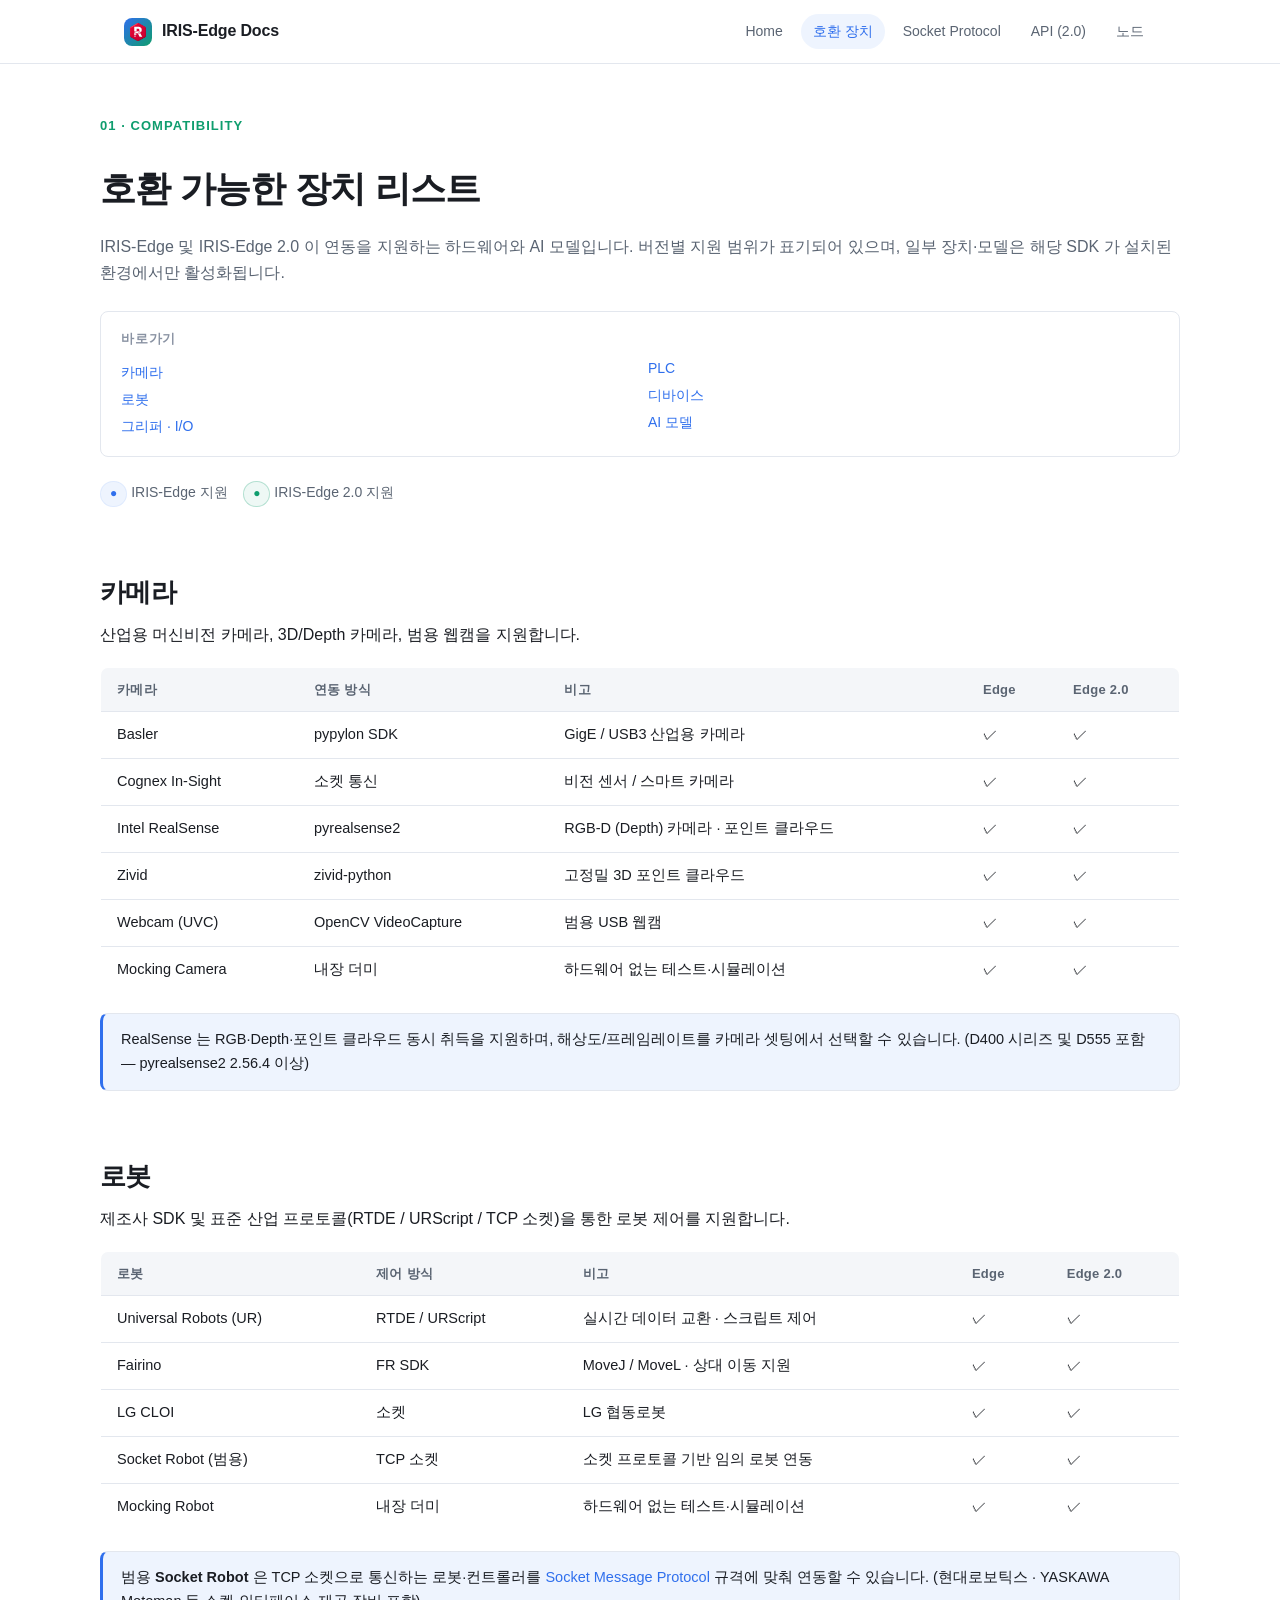
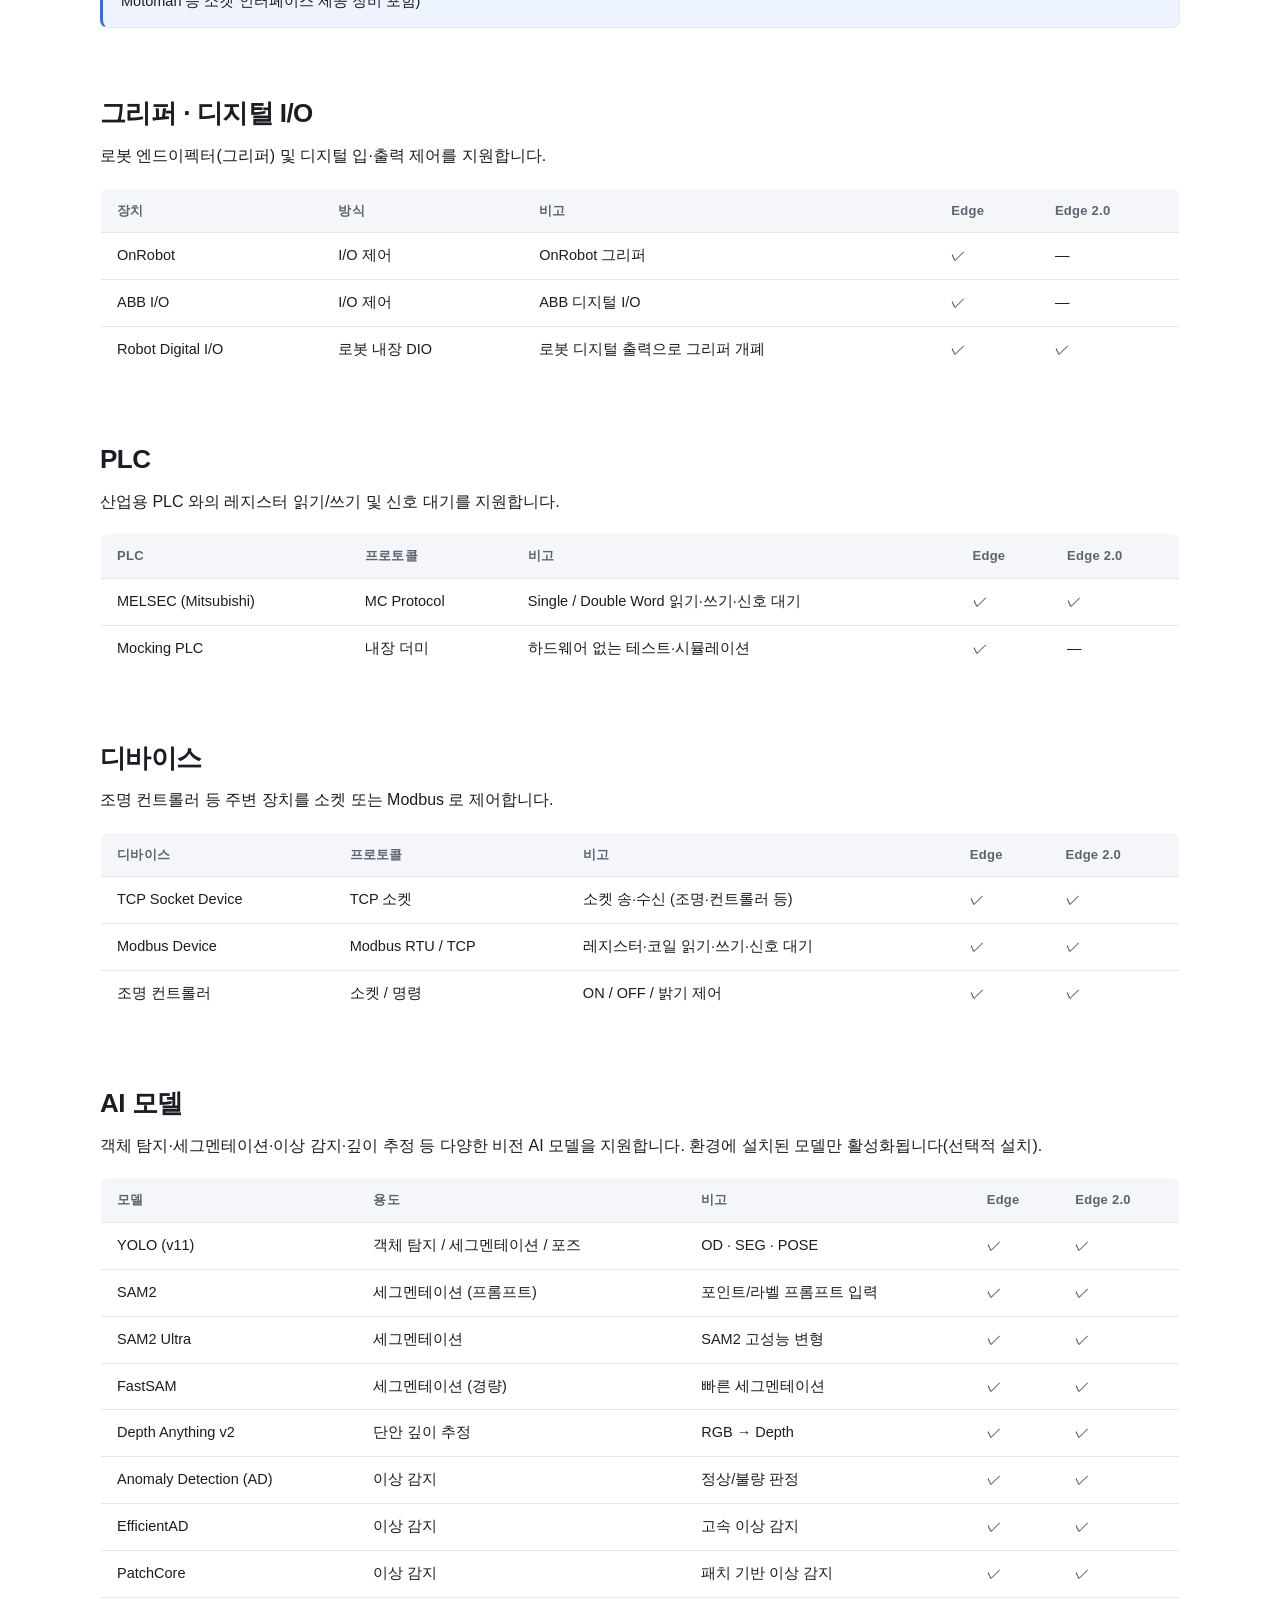
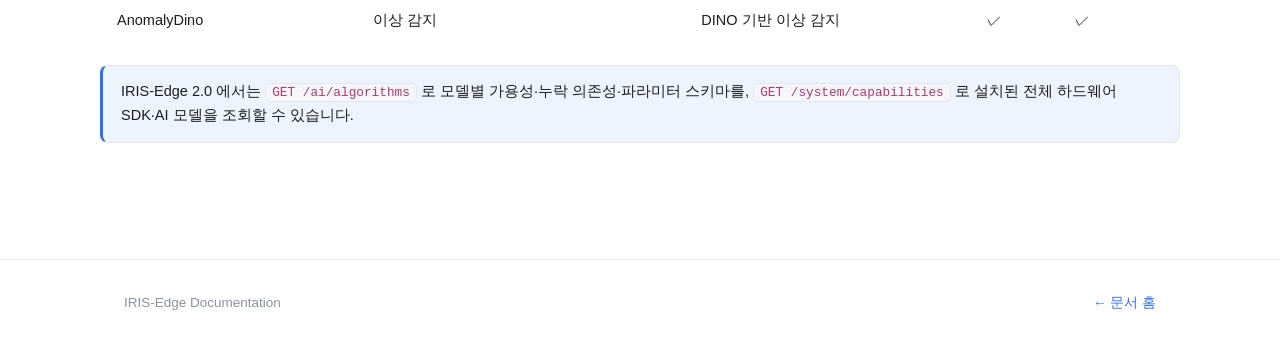
<file: devices.html>
<!DOCTYPE html>
<html lang="ko">
<head>
<meta charset="UTF-8">
<meta name="viewport" content="width=device-width, initial-scale=1.0">
<title>호환 장치 리스트 · IRIS-Edge Docs</title>
<meta name="description" content="IRIS-Edge / IRIS-Edge 2.0 호환 카메라·로봇·PLC·디바이스·AI 모델 목록">
<link rel="stylesheet" href="assets/style.css">
</head>
<body>

<header class="topbar">
  <div class="topbar-inner">
    <a class="brand" href="index.html"><span class="logo"><img src="assets/logo.svg" alt="IRIS"></span> IRIS-Edge Docs</a>
    <nav class="nav">
      <a href="index.html">Home</a>
      <a href="devices.html" class="active">호환 장치</a>
      <a href="socket-protocol.html">Socket Protocol</a>
      <a href="api.html">API (2.0)</a>
      <a href="nodes.html">노드</a>
    </nav>
  </div>
</header>

<main class="wrap page">

  <span class="eyebrow">01 · Compatibility</span>
  <h1 style="font-size:36px;letter-spacing:-0.02em;margin:6px 0 12px;">호환 가능한 장치 리스트</h1>
  <p class="lead">IRIS-Edge 및 IRIS-Edge 2.0 이 연동을 지원하는 하드웨어와 AI 모델입니다.
  버전별 지원 범위가 표기되어 있으며, 일부 장치·모델은 해당 SDK 가 설치된 환경에서만 활성화됩니다.</p>

  <div class="toc">
    <strong>바로가기</strong>
    <ul>
      <li><a href="#camera">카메라</a></li>
      <li><a href="#robot">로봇</a></li>
      <li><a href="#gripper">그리퍼 · I/O</a></li>
      <li><a href="#plc">PLC</a></li>
      <li><a href="#device">디바이스</a></li>
      <li><a href="#ai">AI 모델</a></li>
    </ul>
  </div>

  <p style="margin-top:24px;font-size:14px;color:var(--text-dim);">
    <span class="pill in">●</span> IRIS-Edge 지원 &nbsp;&nbsp;
    <span class="pill out">●</span> IRIS-Edge 2.0 지원
  </p>

  <!-- ===================== CAMERA ===================== -->
  <h2 id="camera">카메라</h2>
  <p>산업용 머신비전 카메라, 3D/Depth 카메라, 범용 웹캠을 지원합니다.</p>
  <div class="table-wrap">
    <table>
      <thead><tr><th>카메라</th><th>연동 방식</th><th>비고</th><th>Edge</th><th>Edge 2.0</th></tr></thead>
      <tbody>
        <tr><td>Basler</td><td>pypylon SDK</td><td>GigE / USB3 산업용 카메라</td><td>✓</td><td>✓</td></tr>
        <tr><td>Cognex In-Sight</td><td>소켓 통신</td><td>비전 센서 / 스마트 카메라</td><td>✓</td><td>✓</td></tr>
        <tr><td>Intel RealSense</td><td>pyrealsense2</td><td>RGB-D (Depth) 카메라 · 포인트 클라우드</td><td>✓</td><td>✓</td></tr>
        <tr><td>Zivid</td><td>zivid-python</td><td>고정밀 3D 포인트 클라우드</td><td>✓</td><td>✓</td></tr>
        <tr><td>Webcam (UVC)</td><td>OpenCV VideoCapture</td><td>범용 USB 웹캠</td><td>✓</td><td>✓</td></tr>
        <tr><td>Mocking Camera</td><td>내장 더미</td><td>하드웨어 없는 테스트·시뮬레이션</td><td>✓</td><td>✓</td></tr>
      </tbody>
    </table>
  </div>
  <div class="note">RealSense 는 RGB·Depth·포인트 클라우드 동시 취득을 지원하며, 해상도/프레임레이트를
  카메라 셋팅에서 선택할 수 있습니다. (D400 시리즈 및 D555 포함 — pyrealsense2 2.56.4 이상)</div>

  <!-- ===================== ROBOT ===================== -->
  <h2 id="robot">로봇</h2>
  <p>제조사 SDK 및 표준 산업 프로토콜(RTDE / URScript / TCP 소켓)을 통한 로봇 제어를 지원합니다.</p>
  <div class="table-wrap">
    <table>
      <thead><tr><th>로봇</th><th>제어 방식</th><th>비고</th><th>Edge</th><th>Edge 2.0</th></tr></thead>
      <tbody>
        <tr><td>Universal Robots (UR)</td><td>RTDE / URScript</td><td>실시간 데이터 교환 · 스크립트 제어</td><td>✓</td><td>✓</td></tr>
        <tr><td>Fairino</td><td>FR SDK</td><td>MoveJ / MoveL · 상대 이동 지원</td><td>✓</td><td>✓</td></tr>
        <tr><td>LG CLOI</td><td>소켓</td><td>LG 협동로봇</td><td>✓</td><td>✓</td></tr>
        <tr><td>Socket Robot (범용)</td><td>TCP 소켓</td><td>소켓 프로토콜 기반 임의 로봇 연동</td><td>✓</td><td>✓</td></tr>
        <tr><td>Mocking Robot</td><td>내장 더미</td><td>하드웨어 없는 테스트·시뮬레이션</td><td>✓</td><td>✓</td></tr>
      </tbody>
    </table>
  </div>
  <div class="note">범용 <strong>Socket Robot</strong> 은 TCP 소켓으로 통신하는 로봇·컨트롤러를
  <a href="socket-protocol.html">Socket Message Protocol</a> 규격에 맞춰 연동할 수 있습니다.
  (현대로보틱스 · YASKAWA Motoman 등 소켓 인터페이스 제공 장비 포함)</div>

  <!-- ===================== GRIPPER / IO ===================== -->
  <h2 id="gripper">그리퍼 · 디지털 I/O</h2>
  <p>로봇 엔드이펙터(그리퍼) 및 디지털 입·출력 제어를 지원합니다.</p>
  <div class="table-wrap">
    <table>
      <thead><tr><th>장치</th><th>방식</th><th>비고</th><th>Edge</th><th>Edge 2.0</th></tr></thead>
      <tbody>
        <tr><td>OnRobot</td><td>I/O 제어</td><td>OnRobot 그리퍼</td><td>✓</td><td>—</td></tr>
        <tr><td>ABB I/O</td><td>I/O 제어</td><td>ABB 디지털 I/O</td><td>✓</td><td>—</td></tr>
        <tr><td>Robot Digital I/O</td><td>로봇 내장 DIO</td><td>로봇 디지털 출력으로 그리퍼 개폐</td><td>✓</td><td>✓</td></tr>
      </tbody>
    </table>
  </div>

  <!-- ===================== PLC ===================== -->
  <h2 id="plc">PLC</h2>
  <p>산업용 PLC 와의 레지스터 읽기/쓰기 및 신호 대기를 지원합니다.</p>
  <div class="table-wrap">
    <table>
      <thead><tr><th>PLC</th><th>프로토콜</th><th>비고</th><th>Edge</th><th>Edge 2.0</th></tr></thead>
      <tbody>
        <tr><td>MELSEC (Mitsubishi)</td><td>MC Protocol</td><td>Single / Double Word 읽기·쓰기·신호 대기</td><td>✓</td><td>✓</td></tr>
        <tr><td>Mocking PLC</td><td>내장 더미</td><td>하드웨어 없는 테스트·시뮬레이션</td><td>✓</td><td>—</td></tr>
      </tbody>
    </table>
  </div>

  <!-- ===================== DEVICE ===================== -->
  <h2 id="device">디바이스</h2>
  <p>조명 컨트롤러 등 주변 장치를 소켓 또는 Modbus 로 제어합니다.</p>
  <div class="table-wrap">
    <table>
      <thead><tr><th>디바이스</th><th>프로토콜</th><th>비고</th><th>Edge</th><th>Edge 2.0</th></tr></thead>
      <tbody>
        <tr><td>TCP Socket Device</td><td>TCP 소켓</td><td>소켓 송·수신 (조명·컨트롤러 등)</td><td>✓</td><td>✓</td></tr>
        <tr><td>Modbus Device</td><td>Modbus RTU / TCP</td><td>레지스터·코일 읽기·쓰기·신호 대기</td><td>✓</td><td>✓</td></tr>
        <tr><td>조명 컨트롤러</td><td>소켓 / 명령</td><td>ON / OFF / 밝기 제어</td><td>✓</td><td>✓</td></tr>
      </tbody>
    </table>
  </div>

  <!-- ===================== AI ===================== -->
  <h2 id="ai">AI 모델</h2>
  <p>객체 탐지·세그멘테이션·이상 감지·깊이 추정 등 다양한 비전 AI 모델을 지원합니다.
  환경에 설치된 모델만 활성화됩니다(선택적 설치).</p>
  <div class="table-wrap">
    <table>
      <thead><tr><th>모델</th><th>용도</th><th>비고</th><th>Edge</th><th>Edge 2.0</th></tr></thead>
      <tbody>
        <tr><td>YOLO (v11)</td><td>객체 탐지 / 세그멘테이션 / 포즈</td><td>OD · SEG · POSE</td><td>✓</td><td>✓</td></tr>
        <tr><td>SAM2</td><td>세그멘테이션 (프롬프트)</td><td>포인트/라벨 프롬프트 입력</td><td>✓</td><td>✓</td></tr>
        <tr><td>SAM2 Ultra</td><td>세그멘테이션</td><td>SAM2 고성능 변형</td><td>✓</td><td>✓</td></tr>
        <tr><td>FastSAM</td><td>세그멘테이션 (경량)</td><td>빠른 세그멘테이션</td><td>✓</td><td>✓</td></tr>
        <tr><td>Depth Anything v2</td><td>단안 깊이 추정</td><td>RGB → Depth</td><td>✓</td><td>✓</td></tr>
        <tr><td>Anomaly Detection (AD)</td><td>이상 감지</td><td>정상/불량 판정</td><td>✓</td><td>✓</td></tr>
        <tr><td>EfficientAD</td><td>이상 감지</td><td>고속 이상 감지</td><td>✓</td><td>✓</td></tr>
        <tr><td>PatchCore</td><td>이상 감지</td><td>패치 기반 이상 감지</td><td>✓</td><td>✓</td></tr>
        <tr><td>AnomalyDino</td><td>이상 감지</td><td>DINO 기반 이상 감지</td><td>✓</td><td>✓</td></tr>
      </tbody>
    </table>
  </div>
  <div class="note">IRIS-Edge 2.0 에서는 <code>GET /ai/algorithms</code> 로 모델별 가용성·누락 의존성·파라미터
  스키마를, <code>GET /system/capabilities</code> 로 설치된 전체 하드웨어 SDK·AI 모델을 조회할 수 있습니다.</div>

</main>

<footer class="footer">
  <div class="wrap">
    <span>IRIS-Edge Documentation</span>
    <span><a href="index.html">← 문서 홈</a></span>
  </div>
</footer>

</body>
</html>
</file>
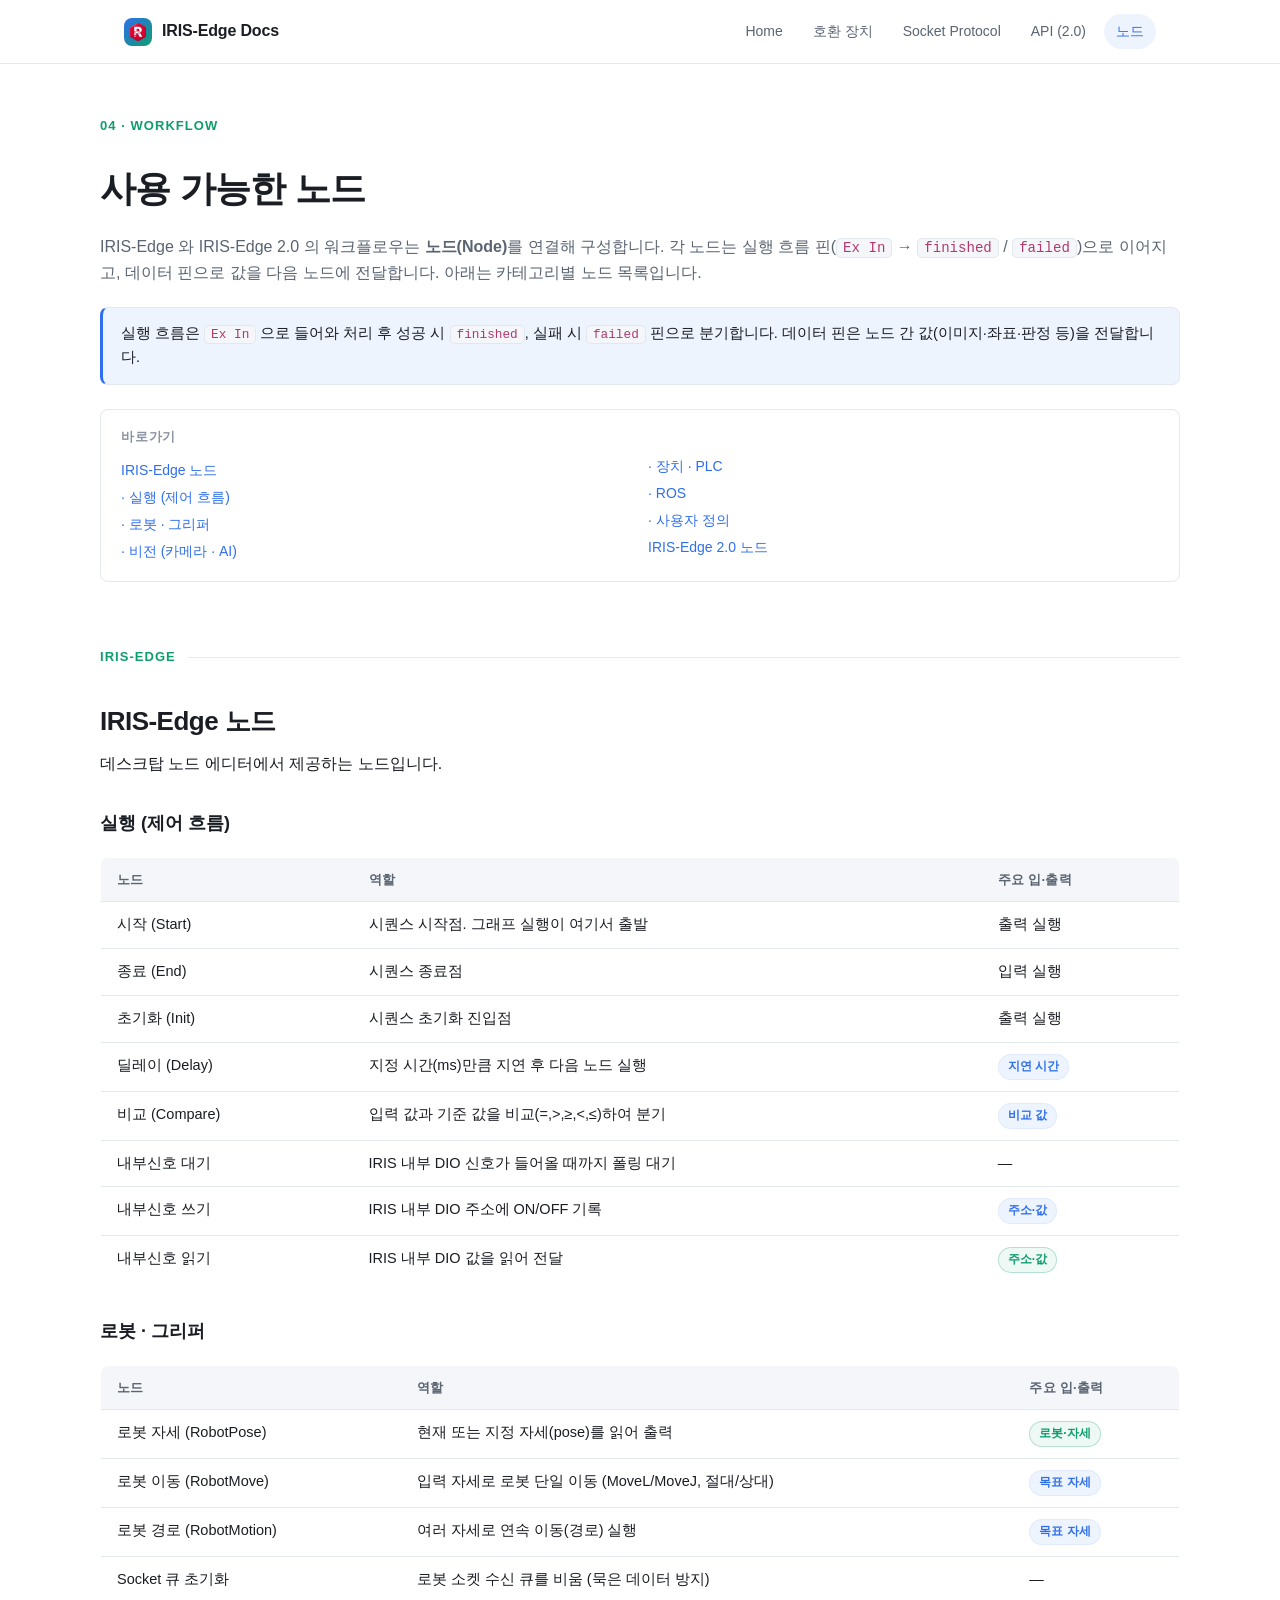
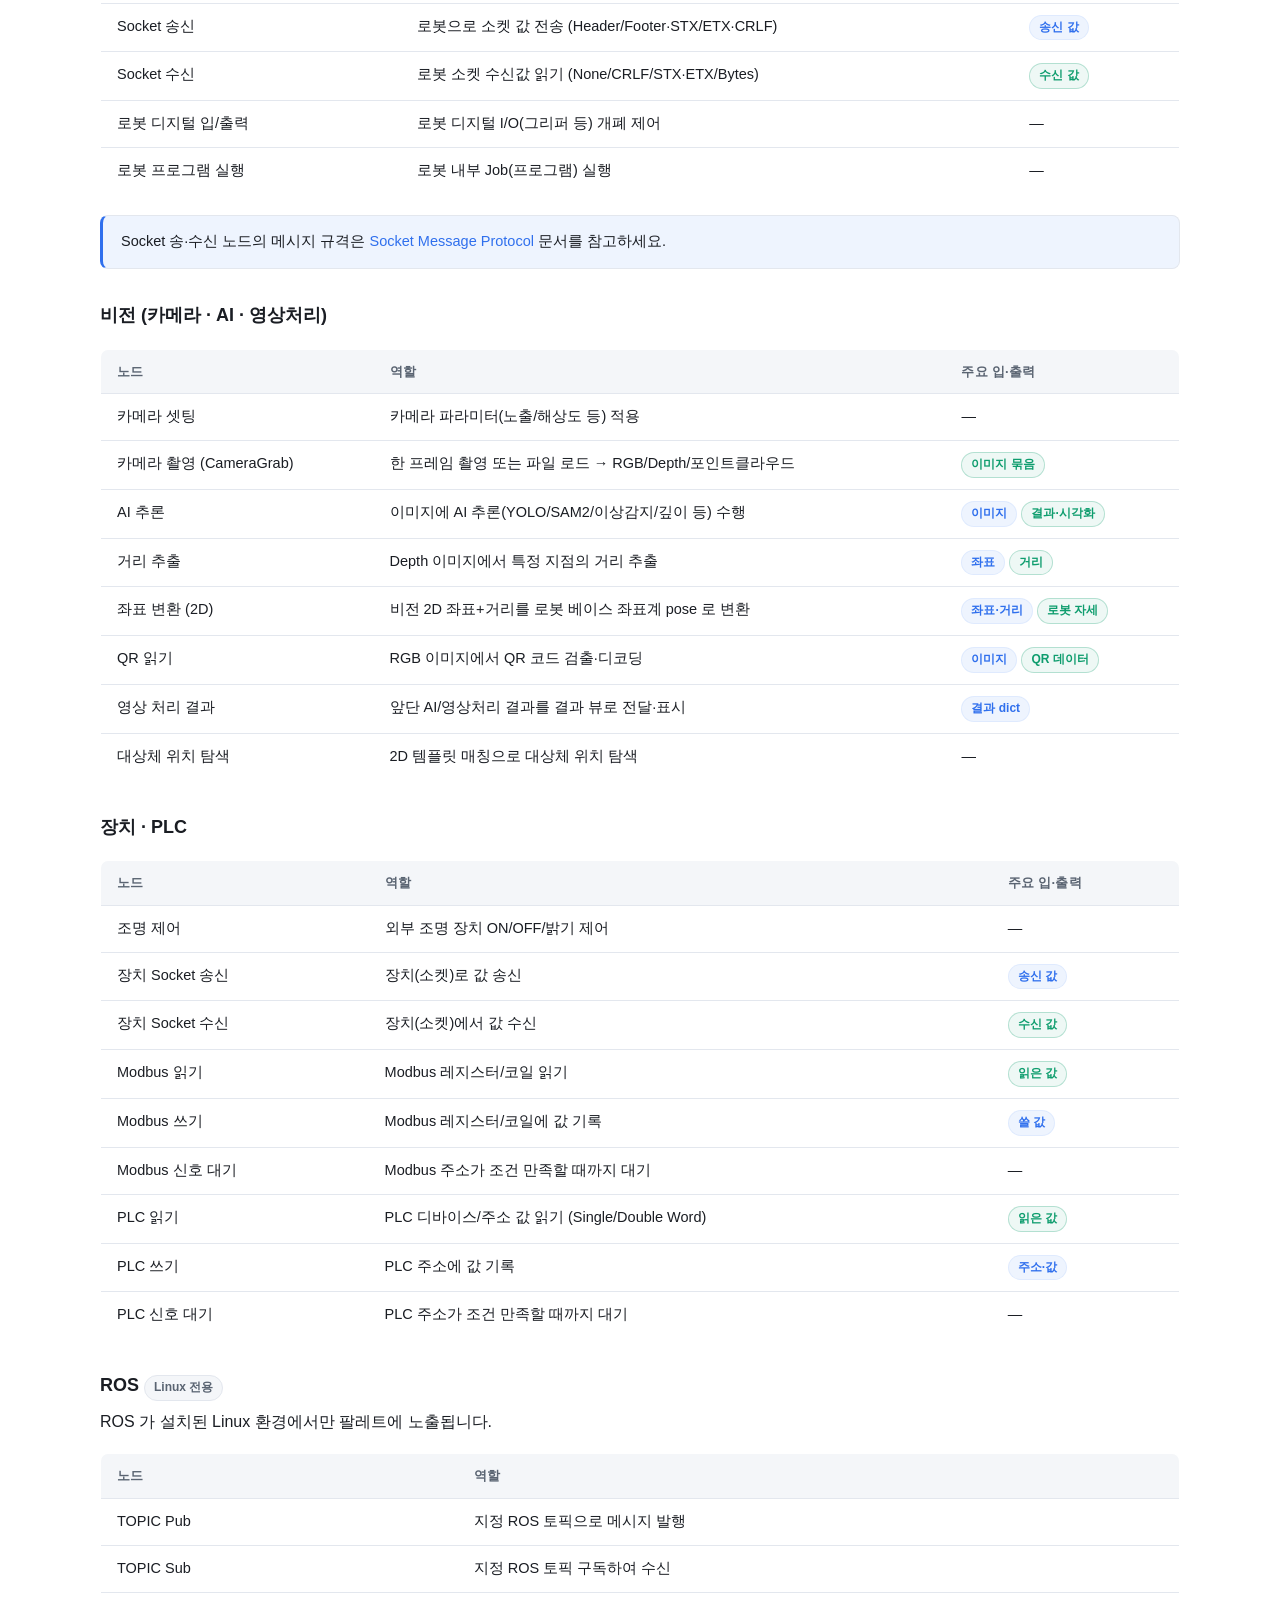
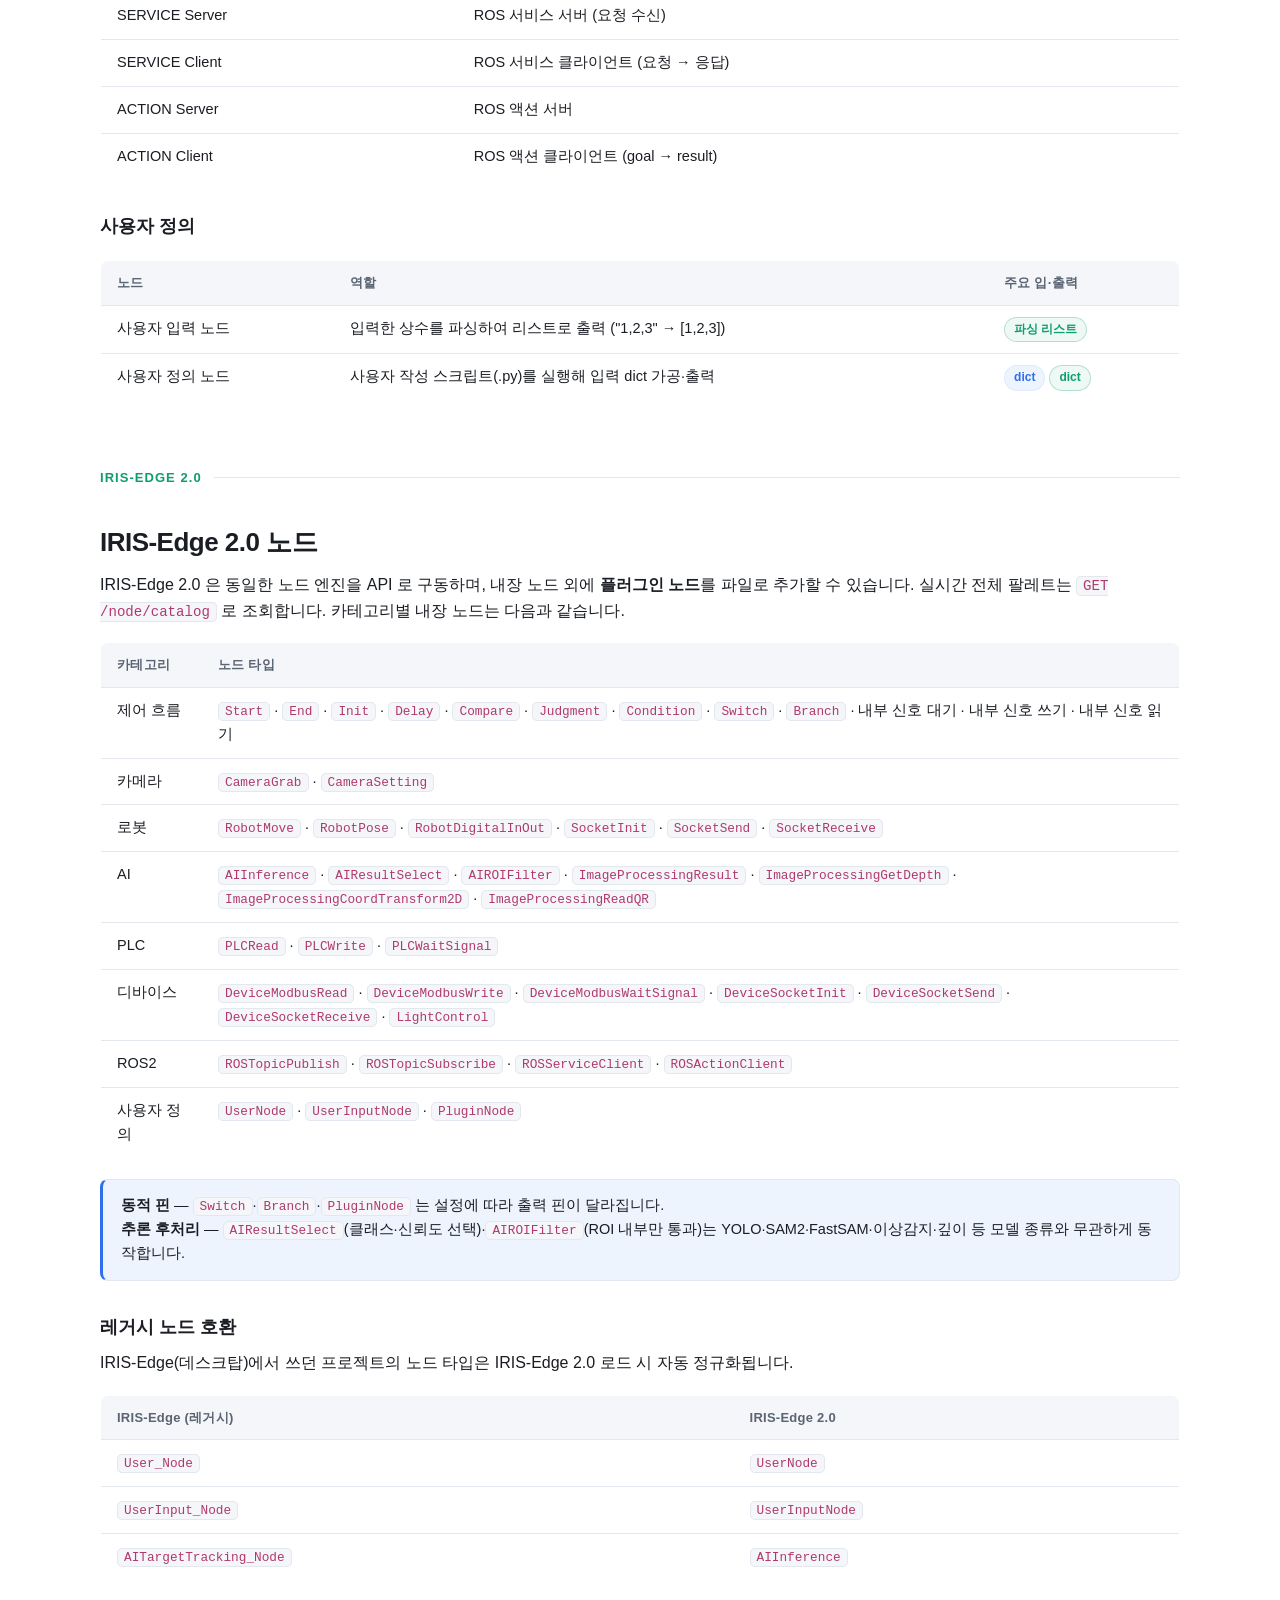
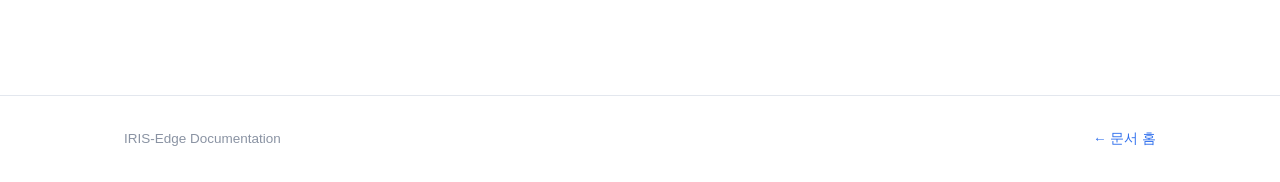
<file: nodes.html>
<!DOCTYPE html>
<html lang="ko">
<head>
<meta charset="UTF-8">
<meta name="viewport" content="width=device-width, initial-scale=1.0">
<title>사용 가능한 노드 · IRIS-Edge Docs</title>
<meta name="description" content="IRIS-Edge / IRIS-Edge 2.0 워크플로우 노드 목록">
<link rel="stylesheet" href="assets/style.css">
</head>
<body>

<header class="topbar">
  <div class="topbar-inner">
    <a class="brand" href="index.html"><span class="logo"><img src="assets/logo.svg" alt="IRIS"></span> IRIS-Edge Docs</a>
    <nav class="nav">
      <a href="index.html">Home</a>
      <a href="devices.html">호환 장치</a>
      <a href="socket-protocol.html">Socket Protocol</a>
      <a href="api.html">API (2.0)</a>
      <a href="nodes.html" class="active">노드</a>
    </nav>
  </div>
</header>

<main class="wrap page">

  <span class="eyebrow">04 · Workflow</span>
  <h1 style="font-size:36px;letter-spacing:-0.02em;margin:6px 0 12px;">사용 가능한 노드</h1>
  <p class="lead">IRIS-Edge 와 IRIS-Edge 2.0 의 워크플로우는 <strong>노드(Node)</strong>를 연결해 구성합니다.
  각 노드는 실행 흐름 핀(<code>Ex In</code> → <code>finished</code> / <code>failed</code>)으로 이어지고,
  데이터 핀으로 값을 다음 노드에 전달합니다. 아래는 카테고리별 노드 목록입니다.</p>

  <div class="note">실행 흐름은 <code>Ex In</code> 으로 들어와 처리 후 성공 시 <code>finished</code>,
  실패 시 <code>failed</code> 핀으로 분기합니다. 데이터 핀은 노드 간 값(이미지·좌표·판정 등)을 전달합니다.</div>

  <div class="toc">
    <strong>바로가기</strong>
    <ul>
      <li><a href="#edge">IRIS-Edge 노드</a></li>
      <li><a href="#flow">· 실행 (제어 흐름)</a></li>
      <li><a href="#robot">· 로봇 · 그리퍼</a></li>
      <li><a href="#vision">· 비전 (카메라 · AI)</a></li>
      <li><a href="#dev">· 장치 · PLC</a></li>
      <li><a href="#ros">· ROS</a></li>
      <li><a href="#user">· 사용자 정의</a></li>
      <li><a href="#edge2">IRIS-Edge 2.0 노드</a></li>
    </ul>
  </div>

  <!-- ===================================================== -->
  <!-- IRIS-EDGE -->
  <!-- ===================================================== -->
  <div class="kicker"><span>IRIS-Edge</span><div class="line"></div></div>

  <h2 id="edge" style="margin-top:24px;">IRIS-Edge 노드</h2>
  <p>데스크탑 노드 에디터에서 제공하는 노드입니다.</p>

  <h3 id="flow">실행 (제어 흐름)</h3>
  <div class="table-wrap"><table>
    <thead><tr><th>노드</th><th>역할</th><th>주요 입·출력</th></tr></thead>
    <tbody>
      <tr><td>시작 (Start)</td><td>시퀀스 시작점. 그래프 실행이 여기서 출발</td><td>출력 실행</td></tr>
      <tr><td>종료 (End)</td><td>시퀀스 종료점</td><td>입력 실행</td></tr>
      <tr><td>초기화 (Init)</td><td>시퀀스 초기화 진입점</td><td>출력 실행</td></tr>
      <tr><td>딜레이 (Delay)</td><td>지정 시간(ms)만큼 지연 후 다음 노드 실행</td><td><span class="pill in">지연 시간</span></td></tr>
      <tr><td>비교 (Compare)</td><td>입력 값과 기준 값을 비교(=,&gt;,≥,&lt;,≤)하여 분기</td><td><span class="pill in">비교 값</span></td></tr>
      <tr><td>내부신호 대기</td><td>IRIS 내부 DIO 신호가 들어올 때까지 폴링 대기</td><td>—</td></tr>
      <tr><td>내부신호 쓰기</td><td>IRIS 내부 DIO 주소에 ON/OFF 기록</td><td><span class="pill in">주소·값</span></td></tr>
      <tr><td>내부신호 읽기</td><td>IRIS 내부 DIO 값을 읽어 전달</td><td><span class="pill out">주소·값</span></td></tr>
    </tbody>
  </table></div>

  <h3 id="robot">로봇 · 그리퍼</h3>
  <div class="table-wrap"><table>
    <thead><tr><th>노드</th><th>역할</th><th>주요 입·출력</th></tr></thead>
    <tbody>
      <tr><td>로봇 자세 (RobotPose)</td><td>현재 또는 지정 자세(pose)를 읽어 출력</td><td><span class="pill out">로봇·자세</span></td></tr>
      <tr><td>로봇 이동 (RobotMove)</td><td>입력 자세로 로봇 단일 이동 (MoveL/MoveJ, 절대/상대)</td><td><span class="pill in">목표 자세</span></td></tr>
      <tr><td>로봇 경로 (RobotMotion)</td><td>여러 자세로 연속 이동(경로) 실행</td><td><span class="pill in">목표 자세</span></td></tr>
      <tr><td>Socket 큐 초기화</td><td>로봇 소켓 수신 큐를 비움 (묵은 데이터 방지)</td><td>—</td></tr>
      <tr><td>Socket 송신</td><td>로봇으로 소켓 값 전송 (Header/Footer·STX/ETX·CRLF)</td><td><span class="pill in">송신 값</span></td></tr>
      <tr><td>Socket 수신</td><td>로봇 소켓 수신값 읽기 (None/CRLF/STX·ETX/Bytes)</td><td><span class="pill out">수신 값</span></td></tr>
      <tr><td>로봇 디지털 입/출력</td><td>로봇 디지털 I/O(그리퍼 등) 개폐 제어</td><td>—</td></tr>
      <tr><td>로봇 프로그램 실행</td><td>로봇 내부 Job(프로그램) 실행</td><td>—</td></tr>
    </tbody>
  </table></div>
  <div class="note">Socket 송·수신 노드의 메시지 규격은 <a href="socket-protocol.html">Socket Message Protocol</a> 문서를 참고하세요.</div>

  <h3 id="vision">비전 (카메라 · AI · 영상처리)</h3>
  <div class="table-wrap"><table>
    <thead><tr><th>노드</th><th>역할</th><th>주요 입·출력</th></tr></thead>
    <tbody>
      <tr><td>카메라 셋팅</td><td>카메라 파라미터(노출/해상도 등) 적용</td><td>—</td></tr>
      <tr><td>카메라 촬영 (CameraGrab)</td><td>한 프레임 촬영 또는 파일 로드 → RGB/Depth/포인트클라우드</td><td><span class="pill out">이미지 묶음</span></td></tr>
      <tr><td>AI 추론</td><td>이미지에 AI 추론(YOLO/SAM2/이상감지/깊이 등) 수행</td><td><span class="pill in">이미지</span> <span class="pill out">결과·시각화</span></td></tr>
      <tr><td>거리 추출</td><td>Depth 이미지에서 특정 지점의 거리 추출</td><td><span class="pill in">좌표</span> <span class="pill out">거리</span></td></tr>
      <tr><td>좌표 변환 (2D)</td><td>비전 2D 좌표+거리를 로봇 베이스 좌표계 pose 로 변환</td><td><span class="pill in">좌표·거리</span> <span class="pill out">로봇 자세</span></td></tr>
      <tr><td>QR 읽기</td><td>RGB 이미지에서 QR 코드 검출·디코딩</td><td><span class="pill in">이미지</span> <span class="pill out">QR 데이터</span></td></tr>
      <tr><td>영상 처리 결과</td><td>앞단 AI/영상처리 결과를 결과 뷰로 전달·표시</td><td><span class="pill in">결과 dict</span></td></tr>
      <tr><td>대상체 위치 탐색</td><td>2D 템플릿 매칭으로 대상체 위치 탐색</td><td>—</td></tr>
    </tbody>
  </table></div>

  <h3 id="dev">장치 · PLC</h3>
  <div class="table-wrap"><table>
    <thead><tr><th>노드</th><th>역할</th><th>주요 입·출력</th></tr></thead>
    <tbody>
      <tr><td>조명 제어</td><td>외부 조명 장치 ON/OFF/밝기 제어</td><td>—</td></tr>
      <tr><td>장치 Socket 송신</td><td>장치(소켓)로 값 송신</td><td><span class="pill in">송신 값</span></td></tr>
      <tr><td>장치 Socket 수신</td><td>장치(소켓)에서 값 수신</td><td><span class="pill out">수신 값</span></td></tr>
      <tr><td>Modbus 읽기</td><td>Modbus 레지스터/코일 읽기</td><td><span class="pill out">읽은 값</span></td></tr>
      <tr><td>Modbus 쓰기</td><td>Modbus 레지스터/코일에 값 기록</td><td><span class="pill in">쓸 값</span></td></tr>
      <tr><td>Modbus 신호 대기</td><td>Modbus 주소가 조건 만족할 때까지 대기</td><td>—</td></tr>
      <tr><td>PLC 읽기</td><td>PLC 디바이스/주소 값 읽기 (Single/Double Word)</td><td><span class="pill out">읽은 값</span></td></tr>
      <tr><td>PLC 쓰기</td><td>PLC 주소에 값 기록</td><td><span class="pill in">주소·값</span></td></tr>
      <tr><td>PLC 신호 대기</td><td>PLC 주소가 조건 만족할 때까지 대기</td><td>—</td></tr>
    </tbody>
  </table></div>

  <h3 id="ros">ROS <span class="pill" style="font-weight:600;">Linux 전용</span></h3>
  <p>ROS 가 설치된 Linux 환경에서만 팔레트에 노출됩니다.</p>
  <div class="table-wrap"><table>
    <thead><tr><th>노드</th><th>역할</th></tr></thead>
    <tbody>
      <tr><td>TOPIC Pub</td><td>지정 ROS 토픽으로 메시지 발행</td></tr>
      <tr><td>TOPIC Sub</td><td>지정 ROS 토픽 구독하여 수신</td></tr>
      <tr><td>SERVICE Server</td><td>ROS 서비스 서버 (요청 수신)</td></tr>
      <tr><td>SERVICE Client</td><td>ROS 서비스 클라이언트 (요청 → 응답)</td></tr>
      <tr><td>ACTION Server</td><td>ROS 액션 서버</td></tr>
      <tr><td>ACTION Client</td><td>ROS 액션 클라이언트 (goal → result)</td></tr>
    </tbody>
  </table></div>

  <h3 id="user">사용자 정의</h3>
  <div class="table-wrap"><table>
    <thead><tr><th>노드</th><th>역할</th><th>주요 입·출력</th></tr></thead>
    <tbody>
      <tr><td>사용자 입력 노드</td><td>입력한 상수를 파싱하여 리스트로 출력 ("1,2,3" → [1,2,3])</td><td><span class="pill out">파싱 리스트</span></td></tr>
      <tr><td>사용자 정의 노드</td><td>사용자 작성 스크립트(.py)를 실행해 입력 dict 가공·출력</td><td><span class="pill in">dict</span> <span class="pill out">dict</span></td></tr>
    </tbody>
  </table></div>

  <!-- ===================================================== -->
  <!-- IRIS-EDGE 2.0 -->
  <!-- ===================================================== -->
  <div class="kicker"><span>IRIS-Edge 2.0</span><div class="line"></div></div>

  <h2 id="edge2" style="margin-top:24px;">IRIS-Edge 2.0 노드</h2>
  <p>IRIS-Edge 2.0 은 동일한 노드 엔진을 API 로 구동하며, 내장 노드 외에
  <strong>플러그인 노드</strong>를 파일로 추가할 수 있습니다.
  실시간 전체 팔레트는 <code>GET /node/catalog</code> 로 조회합니다.
  카테고리별 내장 노드는 다음과 같습니다.</p>

  <div class="table-wrap"><table>
    <thead><tr><th>카테고리</th><th>노드 타입</th></tr></thead>
    <tbody>
      <tr>
        <td>제어 흐름</td>
        <td><code>Start</code> · <code>End</code> · <code>Init</code> · <code>Delay</code> · <code>Compare</code> · <code>Judgment</code> · <code>Condition</code> · <code>Switch</code> · <code>Branch</code> · 내부 신호 대기 · 내부 신호 쓰기 · 내부 신호 읽기</td>
      </tr>
      <tr>
        <td>카메라</td>
        <td><code>CameraGrab</code> · <code>CameraSetting</code></td>
      </tr>
      <tr>
        <td>로봇</td>
        <td><code>RobotMove</code> · <code>RobotPose</code> · <code>RobotDigitalInOut</code> · <code>SocketInit</code> · <code>SocketSend</code> · <code>SocketReceive</code></td>
      </tr>
      <tr>
        <td>AI</td>
        <td><code>AIInference</code> · <code>AIResultSelect</code> · <code>AIROIFilter</code> · <code>ImageProcessingResult</code> · <code>ImageProcessingGetDepth</code> · <code>ImageProcessingCoordTransform2D</code> · <code>ImageProcessingReadQR</code></td>
      </tr>
      <tr>
        <td>PLC</td>
        <td><code>PLCRead</code> · <code>PLCWrite</code> · <code>PLCWaitSignal</code></td>
      </tr>
      <tr>
        <td>디바이스</td>
        <td><code>DeviceModbusRead</code> · <code>DeviceModbusWrite</code> · <code>DeviceModbusWaitSignal</code> · <code>DeviceSocketInit</code> · <code>DeviceSocketSend</code> · <code>DeviceSocketReceive</code> · <code>LightControl</code></td>
      </tr>
      <tr>
        <td>ROS2</td>
        <td><code>ROSTopicPublish</code> · <code>ROSTopicSubscribe</code> · <code>ROSServiceClient</code> · <code>ROSActionClient</code></td>
      </tr>
      <tr>
        <td>사용자 정의</td>
        <td><code>UserNode</code> · <code>UserInputNode</code> · <code>PluginNode</code></td>
      </tr>
    </tbody>
  </table></div>

  <div class="note">
    <strong>동적 핀</strong> — <code>Switch</code>·<code>Branch</code>·<code>PluginNode</code> 는 설정에 따라 출력 핀이 달라집니다.<br>
    <strong>추론 후처리</strong> — <code>AIResultSelect</code>(클래스·신뢰도 선택)·<code>AIROIFilter</code>(ROI 내부만 통과)는
    YOLO·SAM2·FastSAM·이상감지·깊이 등 모델 종류와 무관하게 동작합니다.
  </div>

  <h3>레거시 노드 호환</h3>
  <p>IRIS-Edge(데스크탑)에서 쓰던 프로젝트의 노드 타입은 IRIS-Edge 2.0 로드 시 자동 정규화됩니다.</p>
  <div class="table-wrap"><table>
    <thead><tr><th>IRIS-Edge (레거시)</th><th>IRIS-Edge 2.0</th></tr></thead>
    <tbody>
      <tr><td><code>User_Node</code></td><td><code>UserNode</code></td></tr>
      <tr><td><code>UserInput_Node</code></td><td><code>UserInputNode</code></td></tr>
      <tr><td><code>AITargetTracking_Node</code></td><td><code>AIInference</code></td></tr>
    </tbody>
  </table></div>

</main>

<footer class="footer">
  <div class="wrap">
    <span>IRIS-Edge Documentation</span>
    <span><a href="index.html">← 문서 홈</a></span>
  </div>
</footer>

</body>
</html>
</file>
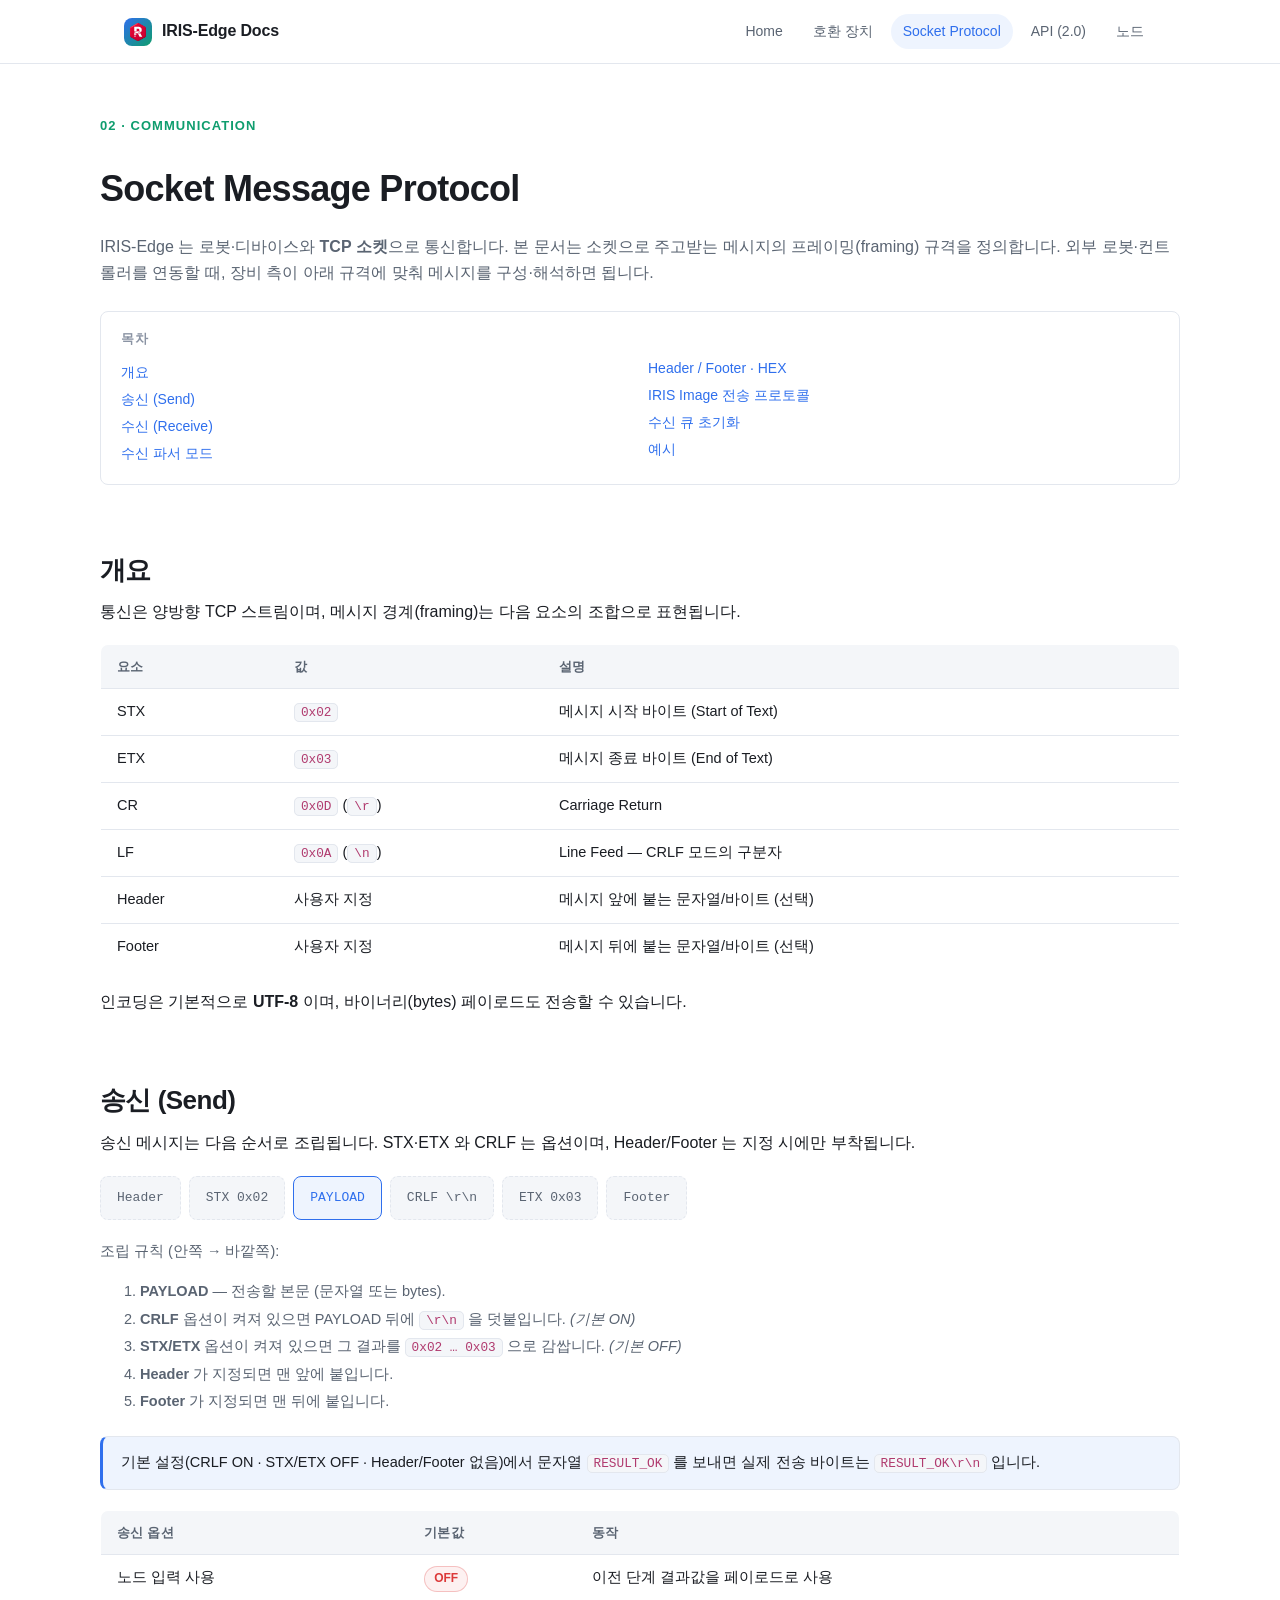
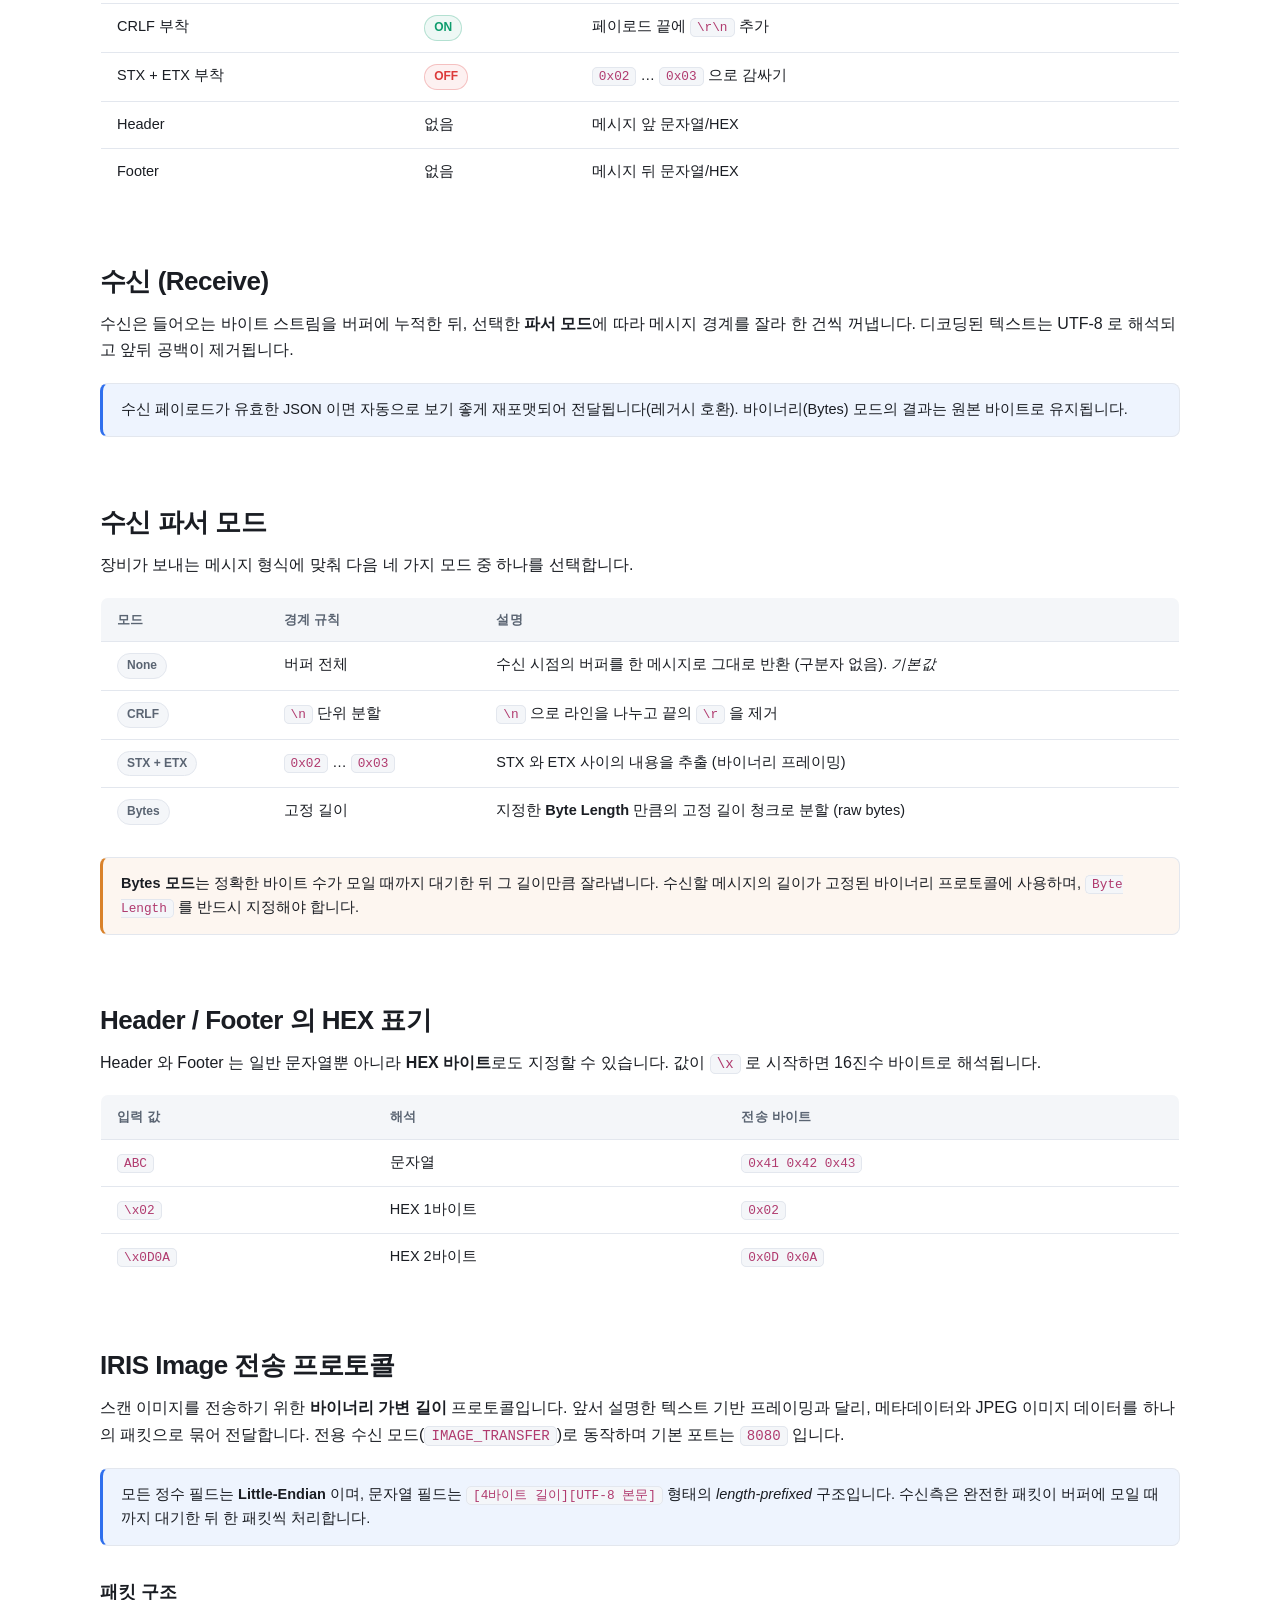
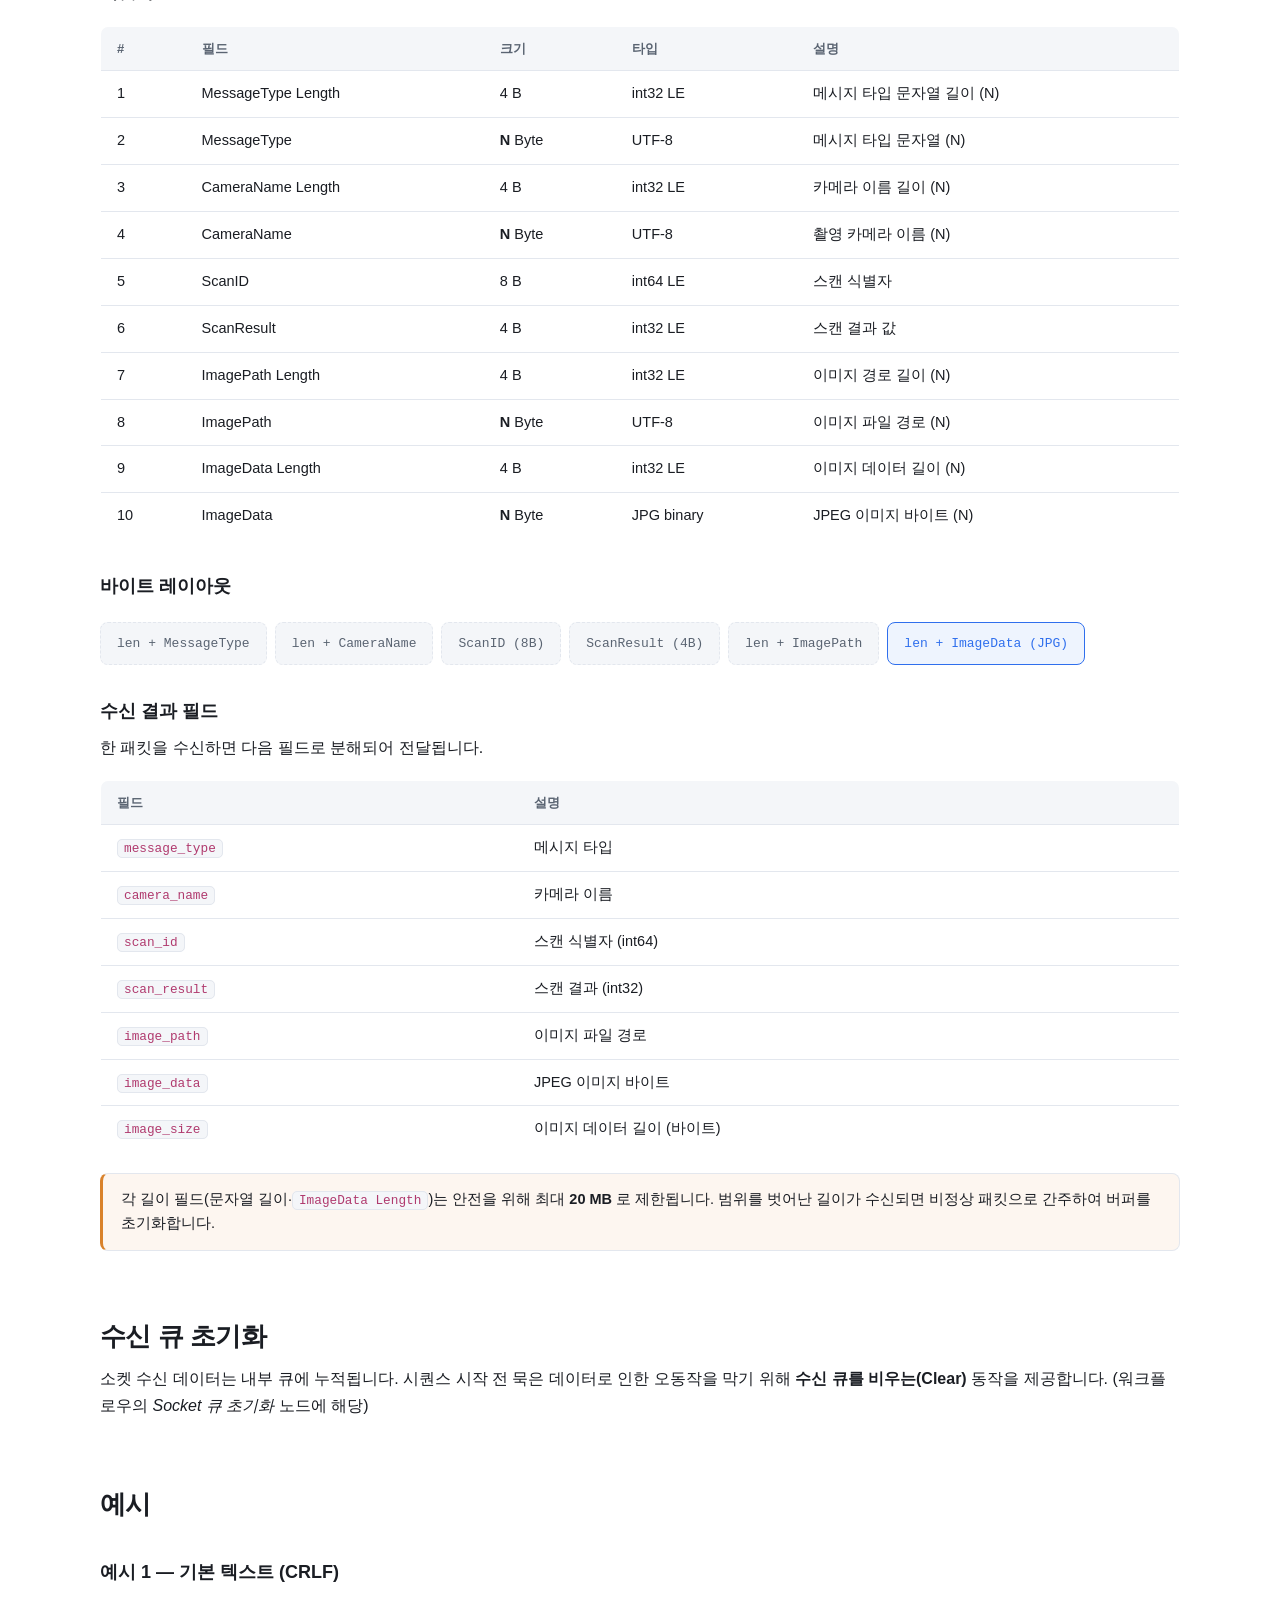
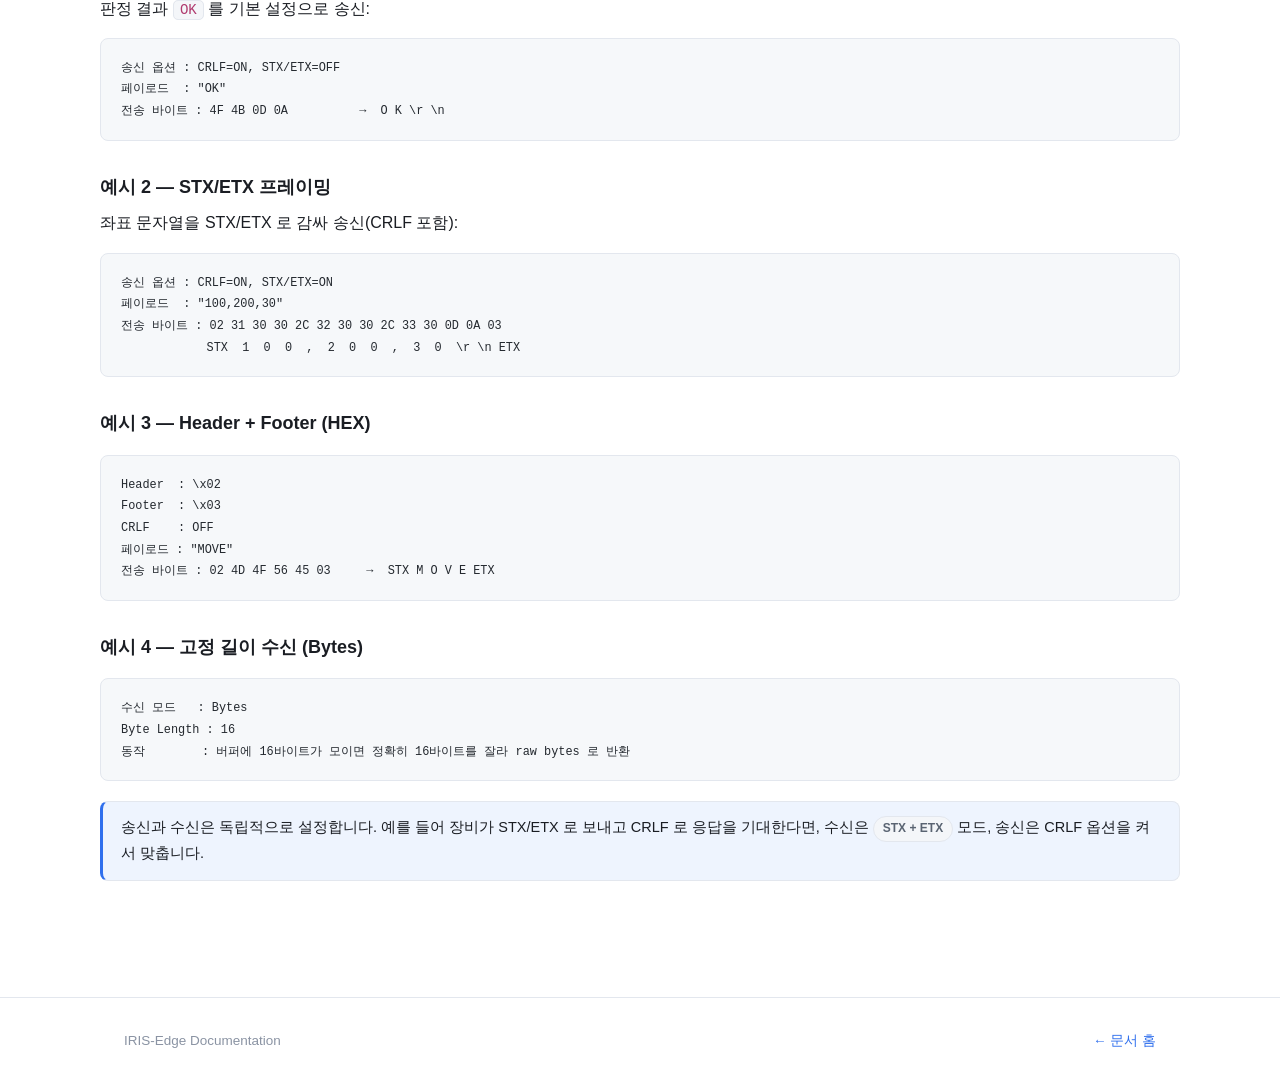
<file: socket-protocol.html>
<!DOCTYPE html>
<html lang="ko">
<head>
<meta charset="UTF-8">
<meta name="viewport" content="width=device-width, initial-scale=1.0">
<title>Socket Message Protocol · IRIS-Edge Docs</title>
<meta name="description" content="IRIS-Edge 소켓 송·수신 메시지 프레이밍 프로토콜">
<link rel="stylesheet" href="assets/style.css">
</head>
<body>

<header class="topbar">
  <div class="topbar-inner">
    <a class="brand" href="index.html"><span class="logo"><img src="assets/logo.svg" alt="IRIS"></span> IRIS-Edge Docs</a>
    <nav class="nav">
      <a href="index.html">Home</a>
      <a href="devices.html">호환 장치</a>
      <a href="socket-protocol.html" class="active">Socket Protocol</a>
      <a href="api.html">API (2.0)</a>
      <a href="nodes.html">노드</a>
    </nav>
  </div>
</header>

<main class="wrap page">

  <span class="eyebrow">02 · Communication</span>
  <h1 style="font-size:36px;letter-spacing:-0.02em;margin:6px 0 12px;">Socket Message Protocol</h1>
  <p class="lead">IRIS-Edge 는 로봇·디바이스와 <strong>TCP 소켓</strong>으로 통신합니다.
  본 문서는 소켓으로 주고받는 메시지의 프레이밍(framing) 규격을 정의합니다.
  외부 로봇·컨트롤러를 연동할 때, 장비 측이 아래 규격에 맞춰 메시지를 구성·해석하면 됩니다.</p>

  <div class="toc">
    <strong>목차</strong>
    <ul>
      <li><a href="#overview">개요</a></li>
      <li><a href="#send">송신 (Send)</a></li>
      <li><a href="#recv">수신 (Receive)</a></li>
      <li><a href="#modes">수신 파서 모드</a></li>
      <li><a href="#hexheader">Header / Footer · HEX</a></li>
      <li><a href="#image">IRIS Image 전송 프로토콜</a></li>
      <li><a href="#queue">수신 큐 초기화</a></li>
      <li><a href="#examples">예시</a></li>
    </ul>
  </div>

  <!-- ================= OVERVIEW ================= -->
  <h2 id="overview">개요</h2>
  <p>통신은 양방향 TCP 스트림이며, 메시지 경계(framing)는 다음 요소의 조합으로 표현됩니다.</p>
  <div class="table-wrap">
    <table>
      <thead><tr><th>요소</th><th>값</th><th>설명</th></tr></thead>
      <tbody>
        <tr><td>STX</td><td><code>0x02</code></td><td>메시지 시작 바이트 (Start of Text)</td></tr>
        <tr><td>ETX</td><td><code>0x03</code></td><td>메시지 종료 바이트 (End of Text)</td></tr>
        <tr><td>CR</td><td><code>0x0D</code> (<code>\r</code>)</td><td>Carriage Return</td></tr>
        <tr><td>LF</td><td><code>0x0A</code> (<code>\n</code>)</td><td>Line Feed — CRLF 모드의 구분자</td></tr>
        <tr><td>Header</td><td>사용자 지정</td><td>메시지 앞에 붙는 문자열/바이트 (선택)</td></tr>
        <tr><td>Footer</td><td>사용자 지정</td><td>메시지 뒤에 붙는 문자열/바이트 (선택)</td></tr>
      </tbody>
    </table>
  </div>
  <p>인코딩은 기본적으로 <strong>UTF-8</strong> 이며, 바이너리(bytes) 페이로드도 전송할 수 있습니다.</p>

  <!-- ================= SEND ================= -->
  <h2 id="send">송신 (Send)</h2>
  <p>송신 메시지는 다음 순서로 조립됩니다. STX·ETX 와 CRLF 는 옵션이며, Header/Footer 는 지정 시에만 부착됩니다.</p>

  <div class="frame">
    <span class="seg">Header</span>
    <span class="seg">STX 0x02</span>
    <span class="seg req">PAYLOAD</span>
    <span class="seg">CRLF \r\n</span>
    <span class="seg">ETX 0x03</span>
    <span class="seg">Footer</span>
  </div>

  <p style="font-size:14.5px;color:var(--text-dim);">조립 규칙 (안쪽 → 바깥쪽):</p>
  <ol style="color:var(--text-dim);font-size:14.5px;line-height:1.9;">
    <li><strong>PAYLOAD</strong> — 전송할 본문 (문자열 또는 bytes).</li>
    <li><strong>CRLF</strong> 옵션이 켜져 있으면 PAYLOAD 뒤에 <code>\r\n</code> 을 덧붙입니다. <em>(기본 ON)</em></li>
    <li><strong>STX/ETX</strong> 옵션이 켜져 있으면 그 결과를 <code>0x02 … 0x03</code> 으로 감쌉니다. <em>(기본 OFF)</em></li>
    <li><strong>Header</strong> 가 지정되면 맨 앞에 붙입니다.</li>
    <li><strong>Footer</strong> 가 지정되면 맨 뒤에 붙입니다.</li>
  </ol>

  <div class="note">기본 설정(CRLF ON · STX/ETX OFF · Header/Footer 없음)에서 문자열
  <code>RESULT_OK</code> 를 보내면 실제 전송 바이트는 <code>RESULT_OK\r\n</code> 입니다.</div>

  <div class="table-wrap">
    <table>
      <thead><tr><th>송신 옵션</th><th>기본값</th><th>동작</th></tr></thead>
      <tbody>
        <tr><td>노드 입력 사용</td><td><span class="pill off">OFF</span></td><td>이전 단계 결과값을 페이로드로 사용</td></tr>
        <tr><td>CRLF 부착</td><td><span class="pill out">ON</span></td><td>페이로드 끝에 <code>\r\n</code> 추가</td></tr>
        <tr><td>STX + ETX 부착</td><td><span class="pill off">OFF</span></td><td><code>0x02</code> … <code>0x03</code> 으로 감싸기</td></tr>
        <tr><td>Header</td><td>없음</td><td>메시지 앞 문자열/HEX</td></tr>
        <tr><td>Footer</td><td>없음</td><td>메시지 뒤 문자열/HEX</td></tr>
      </tbody>
    </table>
  </div>

  <!-- ================= RECV ================= -->
  <h2 id="recv">수신 (Receive)</h2>
  <p>수신은 들어오는 바이트 스트림을 버퍼에 누적한 뒤, 선택한 <strong>파서 모드</strong>에 따라
  메시지 경계를 잘라 한 건씩 꺼냅니다. 디코딩된 텍스트는 UTF-8 로 해석되고 앞뒤 공백이 제거됩니다.</p>
  <div class="note">수신 페이로드가 유효한 JSON 이면 자동으로 보기 좋게 재포맷되어 전달됩니다(레거시 호환).
  바이너리(Bytes) 모드의 결과는 원본 바이트로 유지됩니다.</div>

  <!-- ================= MODES ================= -->
  <h2 id="modes">수신 파서 모드</h2>
  <p>장비가 보내는 메시지 형식에 맞춰 다음 네 가지 모드 중 하나를 선택합니다.</p>
  <div class="table-wrap">
    <table>
      <thead><tr><th>모드</th><th>경계 규칙</th><th>설명</th></tr></thead>
      <tbody>
        <tr>
          <td><span class="pill">None</span></td>
          <td>버퍼 전체</td>
          <td>수신 시점의 버퍼를 한 메시지로 그대로 반환 (구분자 없음). <em>기본값</em></td>
        </tr>
        <tr>
          <td><span class="pill">CRLF</span></td>
          <td><code>\n</code> 단위 분할</td>
          <td><code>\n</code> 으로 라인을 나누고 끝의 <code>\r</code> 을 제거</td>
        </tr>
        <tr>
          <td><span class="pill">STX + ETX</span></td>
          <td><code>0x02</code> … <code>0x03</code></td>
          <td>STX 와 ETX 사이의 내용을 추출 (바이너리 프레이밍)</td>
        </tr>
        <tr>
          <td><span class="pill">Bytes</span></td>
          <td>고정 길이</td>
          <td>지정한 <strong>Byte Length</strong> 만큼의 고정 길이 청크로 분할 (raw bytes)</td>
        </tr>
      </tbody>
    </table>
  </div>
  <div class="note warn"><strong>Bytes 모드</strong>는 정확한 바이트 수가 모일 때까지 대기한 뒤 그 길이만큼 잘라냅니다.
  수신할 메시지의 길이가 고정된 바이너리 프로토콜에 사용하며, <code>Byte Length</code> 를 반드시 지정해야 합니다.</div>

  <!-- ================= HEX HEADER ================= -->
  <h2 id="hexheader">Header / Footer 의 HEX 표기</h2>
  <p>Header 와 Footer 는 일반 문자열뿐 아니라 <strong>HEX 바이트</strong>로도 지정할 수 있습니다.
  값이 <code>\x</code> 로 시작하면 16진수 바이트로 해석됩니다.</p>
  <div class="table-wrap">
    <table>
      <thead><tr><th>입력 값</th><th>해석</th><th>전송 바이트</th></tr></thead>
      <tbody>
        <tr><td><code>ABC</code></td><td>문자열</td><td><code>0x41 0x42 0x43</code></td></tr>
        <tr><td><code>\x02</code></td><td>HEX 1바이트</td><td><code>0x02</code></td></tr>
        <tr><td><code>\x0D0A</code></td><td>HEX 2바이트</td><td><code>0x0D 0x0A</code></td></tr>
      </tbody>
    </table>
  </div>

  <!-- ================= IMAGE TRANSFER ================= -->
  <h2 id="image">IRIS Image 전송 프로토콜</h2>
  <p>스캔 이미지를 전송하기 위한 <strong>바이너리 가변 길이</strong> 프로토콜입니다.
  앞서 설명한 텍스트 기반 프레이밍과 달리, 메타데이터와 JPEG 이미지 데이터를 하나의 패킷으로 묶어 전달합니다.
  전용 수신 모드(<code>IMAGE_TRANSFER</code>)로 동작하며 기본 포트는 <code>8080</code> 입니다.</p>

  <div class="note">모든 정수 필드는 <strong>Little-Endian</strong> 이며, 문자열 필드는
  <code>[4바이트 길이][UTF-8 본문]</code> 형태의 <em>length-prefixed</em> 구조입니다.
  수신측은 완전한 패킷이 버퍼에 모일 때까지 대기한 뒤 한 패킷씩 처리합니다.</div>

  <h3>패킷 구조</h3>
  <div class="table-wrap">
    <table>
      <thead><tr><th>#</th><th>필드</th><th>크기</th><th>타입</th><th>설명</th></tr></thead>
      <tbody>
        <tr><td>1</td><td>MessageType Length</td><td>4 B</td><td>int32 LE</td><td>메시지 타입 문자열 길이 (N)</td></tr>
        <tr><td>2</td><td>MessageType</td><td><strong>N</strong> Byte</td><td>UTF-8</td><td>메시지 타입 문자열 (N)</td></tr>
        <tr><td>3</td><td>CameraName Length</td><td>4 B</td><td>int32 LE</td><td>카메라 이름 길이 (N)</td></tr>
        <tr><td>4</td><td>CameraName</td><td><strong>N</strong> Byte</td><td>UTF-8</td><td>촬영 카메라 이름 (N)</td></tr>
        <tr><td>5</td><td>ScanID</td><td>8 B</td><td>int64 LE</td><td>스캔 식별자</td></tr>
        <tr><td>6</td><td>ScanResult</td><td>4 B</td><td>int32 LE</td><td>스캔 결과 값</td></tr>
        <tr><td>7</td><td>ImagePath Length</td><td>4 B</td><td>int32 LE</td><td>이미지 경로 길이 (N)</td></tr>
        <tr><td>8</td><td>ImagePath</td><td><strong>N</strong> Byte</td><td>UTF-8</td><td>이미지 파일 경로 (N)</td></tr>
        <tr><td>9</td><td>ImageData Length</td><td>4 B</td><td>int32 LE</td><td>이미지 데이터 길이 (N)</td></tr>
        <tr><td>10</td><td>ImageData</td><td><strong>N</strong> Byte</td><td>JPG binary</td><td>JPEG 이미지 바이트 (N)</td></tr>
      </tbody>
    </table>
  </div>

  <h3>바이트 레이아웃</h3>
  <div class="frame">
    <span class="seg">len + MessageType</span>
    <span class="seg">len + CameraName</span>
    <span class="seg">ScanID (8B)</span>
    <span class="seg">ScanResult (4B)</span>
    <span class="seg">len + ImagePath</span>
    <span class="seg req">len + ImageData (JPG)</span>
  </div>

  <h3>수신 결과 필드</h3>
  <p>한 패킷을 수신하면 다음 필드로 분해되어 전달됩니다.</p>
  <div class="table-wrap">
    <table>
      <thead><tr><th>필드</th><th>설명</th></tr></thead>
      <tbody>
        <tr><td><code>message_type</code></td><td>메시지 타입</td></tr>
        <tr><td><code>camera_name</code></td><td>카메라 이름</td></tr>
        <tr><td><code>scan_id</code></td><td>스캔 식별자 (int64)</td></tr>
        <tr><td><code>scan_result</code></td><td>스캔 결과 (int32)</td></tr>
        <tr><td><code>image_path</code></td><td>이미지 파일 경로</td></tr>
        <tr><td><code>image_data</code></td><td>JPEG 이미지 바이트</td></tr>
        <tr><td><code>image_size</code></td><td>이미지 데이터 길이 (바이트)</td></tr>
      </tbody>
    </table>
  </div>

  <div class="note warn">각 길이 필드(문자열 길이·<code>ImageData Length</code>)는 안전을 위해 최대
  <strong>20&nbsp;MB</strong> 로 제한됩니다. 범위를 벗어난 길이가 수신되면 비정상 패킷으로 간주하여 버퍼를 초기화합니다.</div>

  <!-- ================= QUEUE ================= -->
  <h2 id="queue">수신 큐 초기화</h2>
  <p>소켓 수신 데이터는 내부 큐에 누적됩니다. 시퀀스 시작 전 묵은 데이터로 인한 오동작을 막기 위해
  <strong>수신 큐를 비우는(Clear)</strong> 동작을 제공합니다. (워크플로우의 <em>Socket 큐 초기화</em> 노드에 해당)</p>

  <!-- ================= EXAMPLES ================= -->
  <h2 id="examples">예시</h2>

  <h3>예시 1 — 기본 텍스트 (CRLF)</h3>
  <p>판정 결과 <code>OK</code> 를 기본 설정으로 송신:</p>
  <pre><code>송신 옵션 : CRLF=ON, STX/ETX=OFF
페이로드  : "OK"
전송 바이트 : 4F 4B 0D 0A          →  O K \r \n</code></pre>

  <h3>예시 2 — STX/ETX 프레이밍</h3>
  <p>좌표 문자열을 STX/ETX 로 감싸 송신(CRLF 포함):</p>
  <pre><code>송신 옵션 : CRLF=ON, STX/ETX=ON
페이로드  : "100,200,30"
전송 바이트 : 02 31 30 30 2C 32 30 30 2C 33 30 0D 0A 03
            STX  1  0  0  ,  2  0  0  ,  3  0  \r \n ETX</code></pre>

  <h3>예시 3 — Header + Footer (HEX)</h3>
  <pre><code>Header  : \x02
Footer  : \x03
CRLF    : OFF
페이로드 : "MOVE"
전송 바이트 : 02 4D 4F 56 45 03     →  STX M O V E ETX</code></pre>

  <h3>예시 4 — 고정 길이 수신 (Bytes)</h3>
  <pre><code>수신 모드   : Bytes
Byte Length : 16
동작        : 버퍼에 16바이트가 모이면 정확히 16바이트를 잘라 raw bytes 로 반환</code></pre>

  <div class="note">송신과 수신은 독립적으로 설정합니다. 예를 들어 장비가 STX/ETX 로 보내고
  CRLF 로 응답을 기대한다면, 수신은 <span class="pill">STX + ETX</span> 모드, 송신은 CRLF 옵션을 켜서 맞춥니다.</div>

</main>

<footer class="footer">
  <div class="wrap">
    <span>IRIS-Edge Documentation</span>
    <span><a href="index.html">← 문서 홈</a></span>
  </div>
</footer>

</body>
</html>
</file>
<file: assets/style.css>
/* ============================================================
   IRIS-Edge Documentation — shared stylesheet
   ============================================================ */

:root {
  --bg: #ffffff;
  --bg-soft: #f4f6f9;
  --panel: #ffffff;
  --panel-2: #f7f9fc;
  --border: #e3e7ee;
  --text: #1a1d23;
  --text-dim: #5a6472;
  --text-faint: #8a93a3;
  --accent: #2f6fed;
  --accent-soft: #2f6fed14;
  --accent-2: #0f9d6e;
  --warn: #d9822b;
  --radius: 14px;
  --radius-sm: 8px;
  --maxw: 1080px;
  --mono: "SFMono-Regular", "JetBrains Mono", "Consolas", "Menlo", monospace;
  --sans: -apple-system, BlinkMacSystemFont, "Segoe UI", "Pretendard",
          "Apple SD Gothic Neo", "Malgun Gothic", Roboto, sans-serif;
}

* { box-sizing: border-box; }

html { scroll-behavior: smooth; }

body {
  margin: 0;
  font-family: var(--sans);
  background: var(--bg);
  color: var(--text);
  line-height: 1.65;
  -webkit-font-smoothing: antialiased;
}

a { color: var(--accent); text-decoration: none; }
a:hover { text-decoration: underline; }

/* ---------- top bar ---------- */
.topbar {
  position: sticky;
  top: 0;
  z-index: 50;
  background: rgba(255, 255, 255, 0.85);
  backdrop-filter: blur(10px);
  border-bottom: 1px solid var(--border);
}
.topbar-inner {
  max-width: var(--maxw);
  margin: 0 auto;
  padding: 14px 24px;
  display: flex;
  align-items: center;
  gap: 22px;
}
.brand {
  display: flex;
  align-items: center;
  gap: 10px;
  font-weight: 700;
  letter-spacing: -0.01em;
  color: var(--text);
  font-size: 16px;
}
.brand .logo {
  width: 28px; height: 28px;
  border-radius: 8px;
  background: linear-gradient(135deg, var(--accent), var(--accent-2));
  display: grid; place-items: center;
  overflow: hidden;
}
.brand .logo img { height: 18px; width: auto; display: block; }
.brand:hover { text-decoration: none; }
.nav {
  display: flex; gap: 6px; margin-left: auto; flex-wrap: wrap;
}
.nav a {
  color: var(--text-dim);
  padding: 6px 12px;
  border-radius: 999px;
  font-size: 14px;
  font-weight: 500;
}
.nav a:hover { color: var(--text); background: var(--bg-soft); text-decoration: none; }
.nav a.active { color: var(--accent); background: var(--accent-soft); }

/* ---------- layout ---------- */
.wrap { max-width: var(--maxw); margin: 0 auto; padding: 0 24px; }
.page { padding: 48px 0 96px; }

/* ---------- hero ---------- */
.hero {
  padding: 72px 0 40px;
  border-bottom: 1px solid var(--border);
}
.hero h1 {
  font-size: 42px;
  line-height: 1.15;
  letter-spacing: -0.025em;
  margin: 0 0 14px;
}
.hero p {
  font-size: 18px;
  color: var(--text-dim);
  max-width: 640px;
  margin: 0;
}
.eyebrow {
  display: inline-block;
  font-size: 13px;
  font-weight: 600;
  letter-spacing: 0.08em;
  text-transform: uppercase;
  color: var(--accent-2);
  margin-bottom: 16px;
}

/* ---------- headings ---------- */
h2 {
  font-size: 26px;
  letter-spacing: -0.02em;
  margin: 56px 0 8px;
  padding-top: 8px;
}
h3 {
  font-size: 18px;
  margin: 32px 0 8px;
  color: var(--text);
}
h2 + p, h3 + p { margin-top: 4px; }
.lead { color: var(--text-dim); font-size: 16px; }

/* ---------- cards (home) ---------- */
.card-grid {
  display: grid;
  grid-template-columns: repeat(2, 1fr);
  gap: 18px;
  margin-top: 40px;
}
.card {
  display: block;
  background: var(--panel);
  border: 1px solid var(--border);
  border-radius: var(--radius);
  padding: 26px 26px 24px;
  transition: border-color .15s ease, transform .15s ease, background .15s ease;
}
.card:hover {
  text-decoration: none;
  border-color: var(--accent);
  transform: translateY(-2px);
  background: var(--panel-2);
  box-shadow: 0 6px 20px rgba(20, 30, 50, 0.06);
}
.card .num {
  font-family: var(--mono);
  font-size: 13px;
  color: var(--text-faint);
  margin-bottom: 14px;
}
.card h3 { margin: 0 0 8px; font-size: 19px; color: var(--text); }
.card p { margin: 0; color: var(--text-dim); font-size: 14.5px; }
.card .arrow { margin-top: 16px; color: var(--accent); font-size: 14px; font-weight: 600; }

/* ---------- tables ---------- */
.table-wrap { overflow-x: auto; margin: 18px 0; }
table {
  width: 100%;
  border-collapse: collapse;
  font-size: 14.5px;
  background: var(--panel);
  border: 1px solid var(--border);
  border-radius: var(--radius-sm);
  overflow: hidden;
}
th, td {
  text-align: left;
  padding: 11px 16px;
  border-bottom: 1px solid var(--border);
  vertical-align: top;
}
thead th {
  background: var(--bg-soft);
  color: var(--text-dim);
  font-weight: 600;
  font-size: 13px;
  letter-spacing: 0.02em;
}
tbody tr:last-child td { border-bottom: none; }
tbody tr:hover { background: var(--panel-2); }
td code, th code { white-space: nowrap; }

/* ---------- code ---------- */
code {
  font-family: var(--mono);
  font-size: 0.88em;
  background: var(--bg-soft);
  border: 1px solid var(--border);
  border-radius: 5px;
  padding: 1px 6px;
  color: #b03a6e;
}
pre {
  background: #f6f8fa;
  border: 1px solid var(--border);
  border-radius: var(--radius-sm);
  padding: 18px 20px;
  overflow-x: auto;
  font-family: var(--mono);
  font-size: 13.5px;
  line-height: 1.6;
  margin: 16px 0;
}
pre code { background: none; border: none; padding: 0; color: #24292f; }

/* ---------- badges / pills ---------- */
.pill {
  display: inline-block;
  font-size: 12px;
  font-weight: 600;
  padding: 2px 9px;
  border-radius: 999px;
  border: 1px solid var(--border);
  color: var(--text-dim);
  background: var(--bg-soft);
  white-space: nowrap;
}
.pill.in { color: var(--accent); border-color: var(--accent-soft); background: var(--accent-soft); }
.pill.out { color: var(--accent-2); border-color: #0f9d6e44; background: #0f9d6e12; }
.pill.off { color: #dc3a3a; border-color: #dc3a3a44; background: #dc3a3a12; }
.pill.get { color: #0f9d6e; border-color: #0f9d6e44; background: #0f9d6e12; }
.pill.post { color: #2f6fed; border-color: #2f6fed44; background: #2f6fed12; }
.pill.put { color: #c9751f; border-color: #c9751f44; background: #c9751f12; }
.pill.delete { color: #dc3a3a; border-color: #dc3a3a44; background: #dc3a3a12; }
.pill.ws { color: #8b5cf6; border-color: #8b5cf644; background: #8b5cf612; }

/* ---------- callout ---------- */
.note {
  border: 1px solid var(--border);
  border-left: 3px solid var(--accent);
  background: var(--accent-soft);
  border-radius: var(--radius-sm);
  padding: 14px 18px;
  margin: 20px 0;
  font-size: 14.5px;
  color: var(--text);
}
.note.warn { border-left-color: var(--warn); background: #d9822b12; }
.note strong { color: var(--text); }

/* ---------- two columns ---------- */
.cols { display: grid; grid-template-columns: 1fr 1fr; gap: 24px; }

/* ---------- framing diagram ---------- */
.frame {
  display: flex;
  flex-wrap: wrap;
  gap: 8px;
  margin: 20px 0;
  font-family: var(--mono);
  font-size: 13px;
}
.frame .seg {
  padding: 10px 16px;
  border-radius: var(--radius-sm);
  border: 1px dashed var(--border);
  color: var(--text-dim);
  background: var(--bg-soft);
}
.frame .seg.req {
  border-style: solid;
  border-color: var(--accent);
  color: var(--accent);
  background: var(--accent-soft);
}

/* ---------- section divider label ---------- */
.kicker {
  display: flex; align-items: center; gap: 12px;
  margin: 64px 0 0;
}
.kicker span {
  font-size: 13px; font-weight: 700; letter-spacing: 0.08em;
  text-transform: uppercase; color: var(--accent-2);
}
.kicker .line { flex: 1; height: 1px; background: var(--border); }

/* ---------- footer ---------- */
.footer {
  border-top: 1px solid var(--border);
  padding: 32px 0;
  color: var(--text-faint);
  font-size: 13.5px;
}
.footer .wrap { display: flex; justify-content: space-between; flex-wrap: wrap; gap: 12px; }

/* ---------- toc ---------- */
.toc {
  background: var(--panel);
  border: 1px solid var(--border);
  border-radius: var(--radius-sm);
  padding: 16px 20px;
  margin: 24px 0 8px;
}
.toc strong { display: block; font-size: 13px; text-transform: uppercase; letter-spacing: 0.06em; color: var(--text-faint); margin-bottom: 8px; }
.toc ul { margin: 0; padding: 0; list-style: none; columns: 2; }
.toc li { margin: 4px 0; font-size: 14px; }

/* ---------- responsive ---------- */
@media (max-width: 760px) {
  .card-grid, .cols, .toc ul { grid-template-columns: 1fr; columns: 1; }
  .hero h1 { font-size: 32px; }
  .nav { display: none; }
  .wrap, .topbar-inner { padding-left: 16px; padding-right: 16px; }
}
</file>
